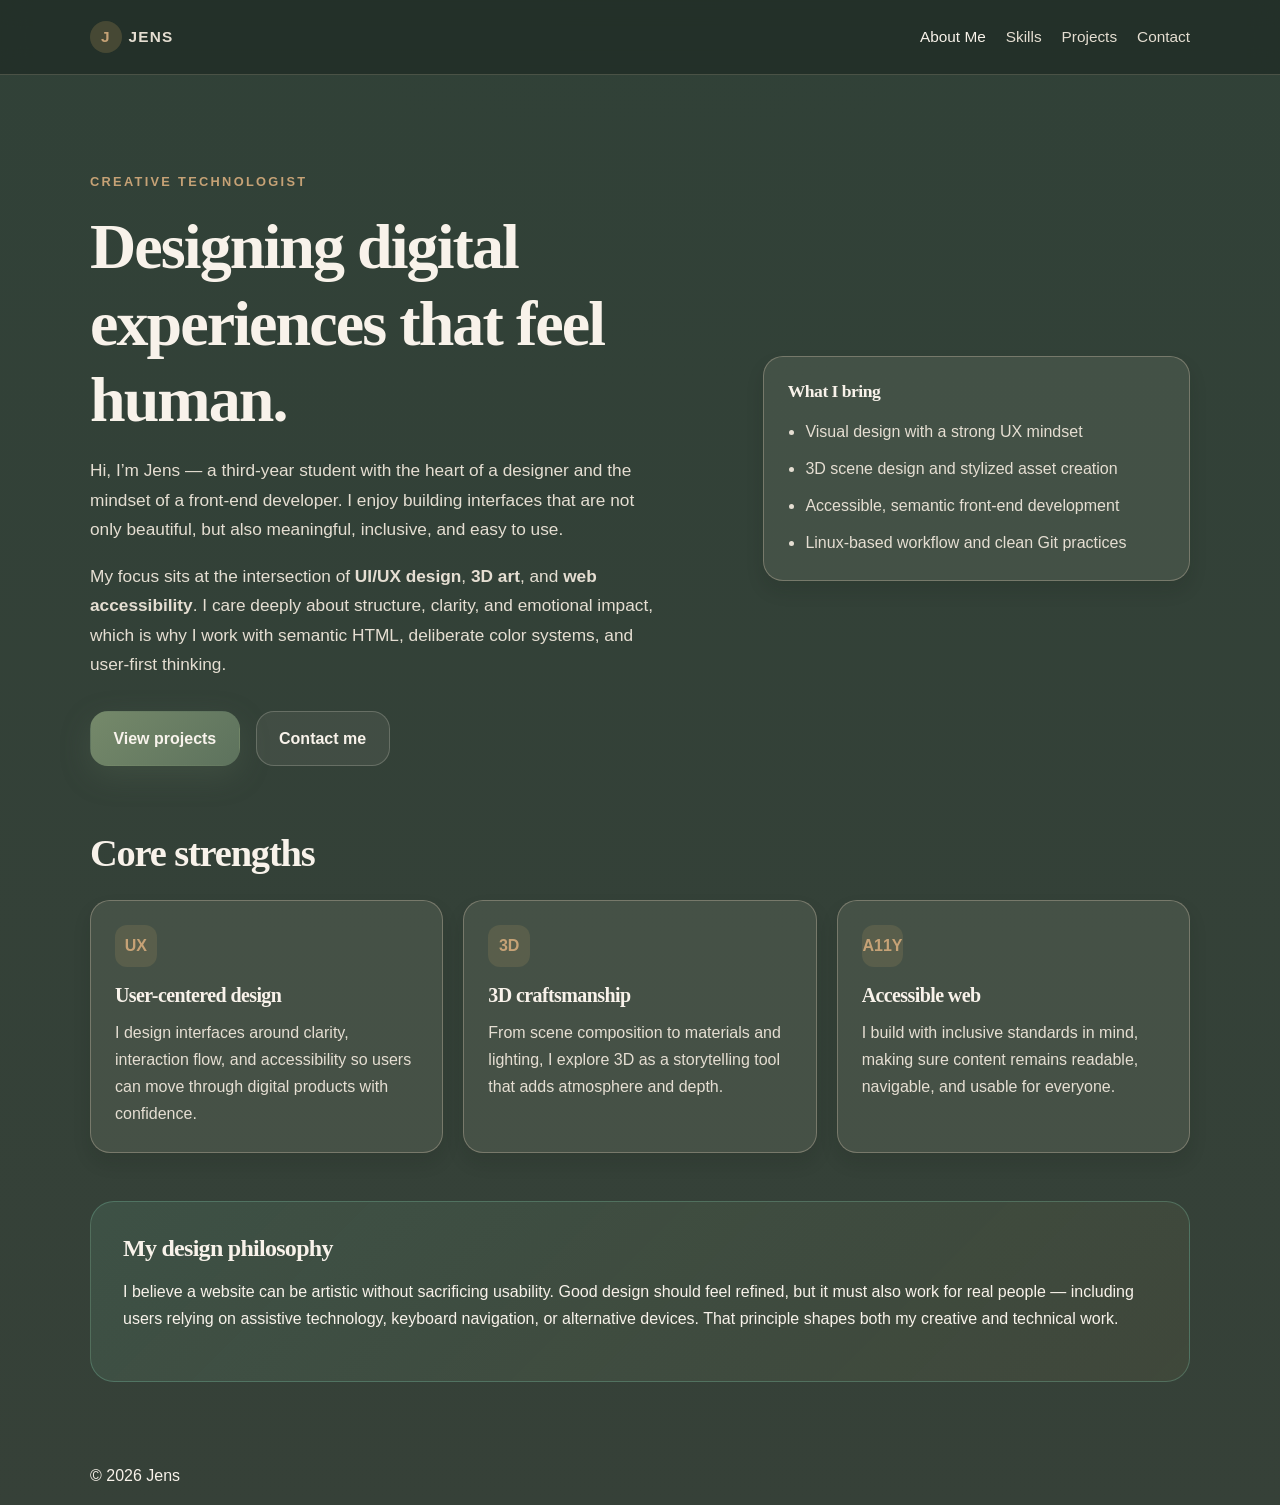
<file: index.html>
<!DOCTYPE html>
<html lang="en">
<head>
    <meta charset="UTF-8">
    <meta name="viewport" content="width=device-width, initial-scale=1.0">
    <meta name="description" content="Portfolio of Jens, a third-year digital design student focusing on UI/UX, 3D art, and accessible front-end development.">
    <title>My Portfolio | About Me</title>
    <link rel="stylesheet" href="assets/css/styles.css">
</head>
<body>
    <header class="site-header">
        <div class="container site-nav">
            <a href="index.html" class="brand"><span>J</span>Jens</a>
            <nav aria-label="Main navigation">
                <ul>
                    <li><a href="index.html" aria-current="page">About Me</a></li>
                    <li><a href="pages/skills.html">Skills</a></li>
                    <li><a href="pages/projects.html">Projects</a></li>
                    <li><a href="pages/contact.html">Contact</a></li>
                </ul>
            </nav>
        </div>
    </header>

    <main class="container">
        <section class="hero" aria-labelledby="about-title">
            <div class="hero-copy">
                <p class="eyebrow">Creative technologist</p>
                <h1 id="about-title">Designing digital experiences that feel human.</h1>
                <p>Hi, I’m Jens — a third-year student with the heart of a designer and the mindset of a front-end developer. I enjoy building interfaces that are not only beautiful, but also meaningful, inclusive, and easy to use.</p>
                <p>My focus sits at the intersection of <strong>UI/UX design</strong>, <strong>3D art</strong>, and <strong>web accessibility</strong>. I care deeply about structure, clarity, and emotional impact, which is why I work with semantic HTML, deliberate color systems, and user-first thinking.</p>
                <div class="cta-row">
                    <a class="button primary" href="pages/projects.html">View projects</a>
                    <a class="button secondary" href="pages/contact.html">Contact me</a>
                </div>
            </div>

            <aside class="hero-card" aria-label="Profile overview">
                <h2>What I bring</h2>
                <ul>
                    <li>Visual design with a strong UX mindset</li>
                    <li>3D scene design and stylized asset creation</li>
                    <li>Accessible, semantic front-end development</li>
                    <li>Linux-based workflow and clean Git practices</li>
                </ul>
            </aside>
        </section>

        <section class="section" aria-labelledby="strengths-title">
            <div class="section-heading">
                <h2 id="strengths-title">Core strengths</h2>
            </div>
            <div class="grid-3">
                <article class="card">
                    <div class="icon">UX</div>
                    <h3>User-centered design</h3>
                    <p>I design interfaces around clarity, interaction flow, and accessibility so users can move through digital products with confidence.</p>
                </article>

                <article class="card">
                    <div class="icon">3D</div>
                    <h3>3D craftsmanship</h3>
                    <p>From scene composition to materials and lighting, I explore 3D as a storytelling tool that adds atmosphere and depth.</p>
                </article>

                <article class="card">
                    <div class="icon">A11Y</div>
                    <h3>Accessible web</h3>
                    <p>I build with inclusive standards in mind, making sure content remains readable, navigable, and usable for everyone.</p>
                </article>
            </div>
        </section>

        <section class="highlight-band" aria-labelledby="philosophy-title">
            <h2 id="philosophy-title">My design philosophy</h2>
            <p>I believe a website can be artistic without sacrificing usability. Good design should feel refined, but it must also work for real people — including users relying on assistive technology, keyboard navigation, or alternative devices. That principle shapes both my creative and technical work.</p>
        </section>
    </main>

    <footer class="container">
        <p>&copy; 2026 Jens</p>
    </footer>
</body>
</html>
</file>
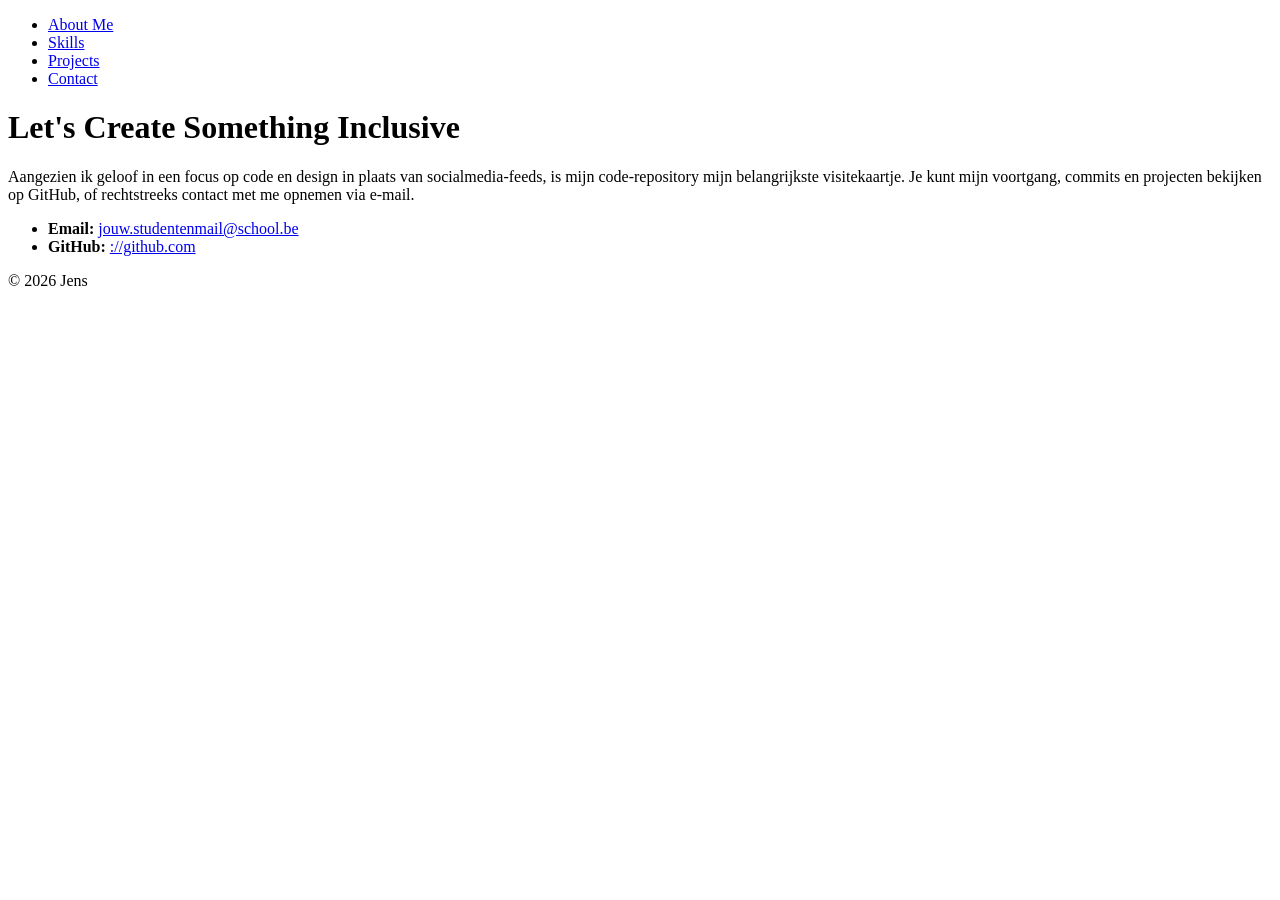
<file: conctact.html>
<!DOCTYPE html>
<html lang="en">
<head>
    <meta charset="UTF-8">
    <meta name="viewport" content="width=device-width, initial-scale=1.0">
    <title>My Portfolio | Contact</title>
</head>
<body>

    <nav>
        <ul>
            <li><a href="index.html">About Me</a></li>
            <li><a href="skills.html">Skills</a></li>
            <li><a href="projects.html">Projects</a></li>
            <li><a href="contact.html">Contact</a></li>
        </ul>
    </nav>

    <main>
        <h1>Let's Create Something Inclusive</h1>
        <p>Aangezien ik geloof in een focus op code en design in plaats van socialmedia-feeds, is mijn code-repository mijn belangrijkste visitekaartje. Je kunt mijn voortgang, commits en projecten bekijken op GitHub, of rechtstreeks contact met me opnemen via e-mail.</p>
        
        <ul>
            <li><strong>Email:</strong> <a href="mailto:jouw.studentenmail@school.be">jouw.studentenmail@school.be</a></li>
            <li><strong>GitHub:</strong> <a href="https://github.com" target="_blank">://github.com</a></li>
        </ul>
    </main>

    <footer>
        <p>&copy; 2026 Jens</p>
    </footer>

</body>
</html>
</file>
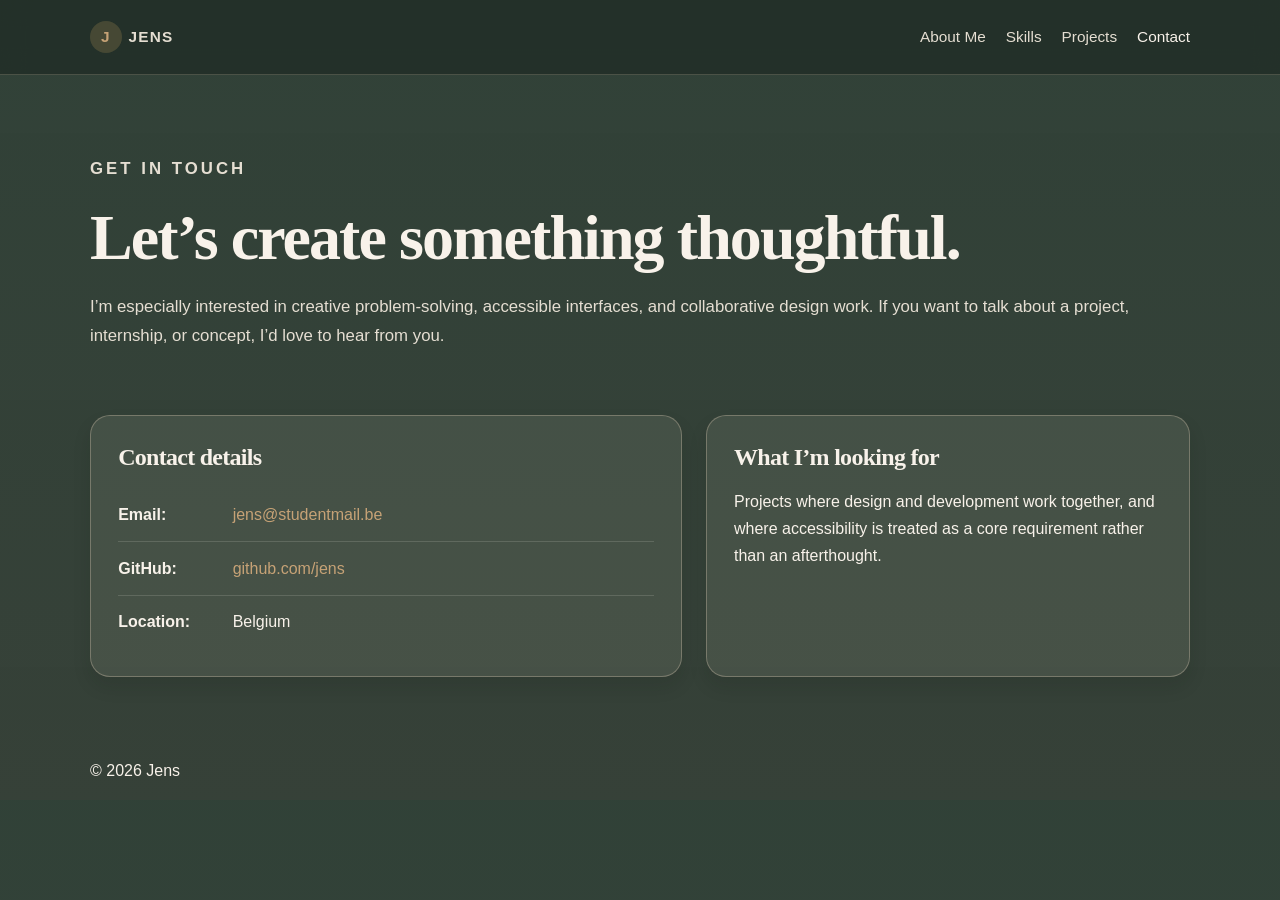
<file: contact.html>
<!DOCTYPE html>
<html lang="en">
<head>
    <meta charset="UTF-8">
    <meta name="viewport" content="width=device-width, initial-scale=1.0">
    <meta name="description" content="Contact page for Jens, including email and GitHub details.">
    <title>My Portfolio | Contact</title>
    <link rel="stylesheet" href="styles.css">
</head>
<body>
    <header class="site-header">
        <div class="container site-nav">
            <a href="index.html" class="brand"><span>J</span>Jens</a>
            <nav aria-label="Main navigation">
                <ul>
                    <li><a href="index.html">About Me</a></li>
                    <li><a href="skills.html">Skills</a></li>
                    <li><a href="projects.html">Projects</a></li>
                    <li><a href="contact.html" aria-current="page">Contact</a></li>
                </ul>
            </nav>
        </div>
    </header>

    <main class="container">
        <header class="page-header">
            <p class="eyebrow">Get in touch</p>
            <h1>Let’s create something thoughtful.</h1>
            <p>I’m especially interested in creative problem-solving, accessible interfaces, and collaborative design work. If you want to talk about a project, internship, or concept, I’d love to hear from you.</p>
        </header>

        <div class="contact-grid">
            <section class="contact-panel">
                <h2>Contact details</h2>
                <ul class="contact-list">
                    <li><strong>Email:</strong> <a href="mailto:jens@studentmail.be">jens@studentmail.be</a></li>
                    <li><strong>GitHub:</strong> <a href="https://github.com" target="_blank" rel="noreferrer">github.com/jens</a></li>
                    <li><strong>Location:</strong> Belgium</li>
                </ul>
            </section>

            <aside class="contact-panel">
                <h2>What I’m looking for</h2>
                <p>Projects where design and development work together, and where accessibility is treated as a core requirement rather than an afterthought.</p>
            </aside>
        </div>
    </main>

    <footer class="container">
        <p>&copy; 2026 Jens</p>
    </footer>
</body>
</html>
</file>
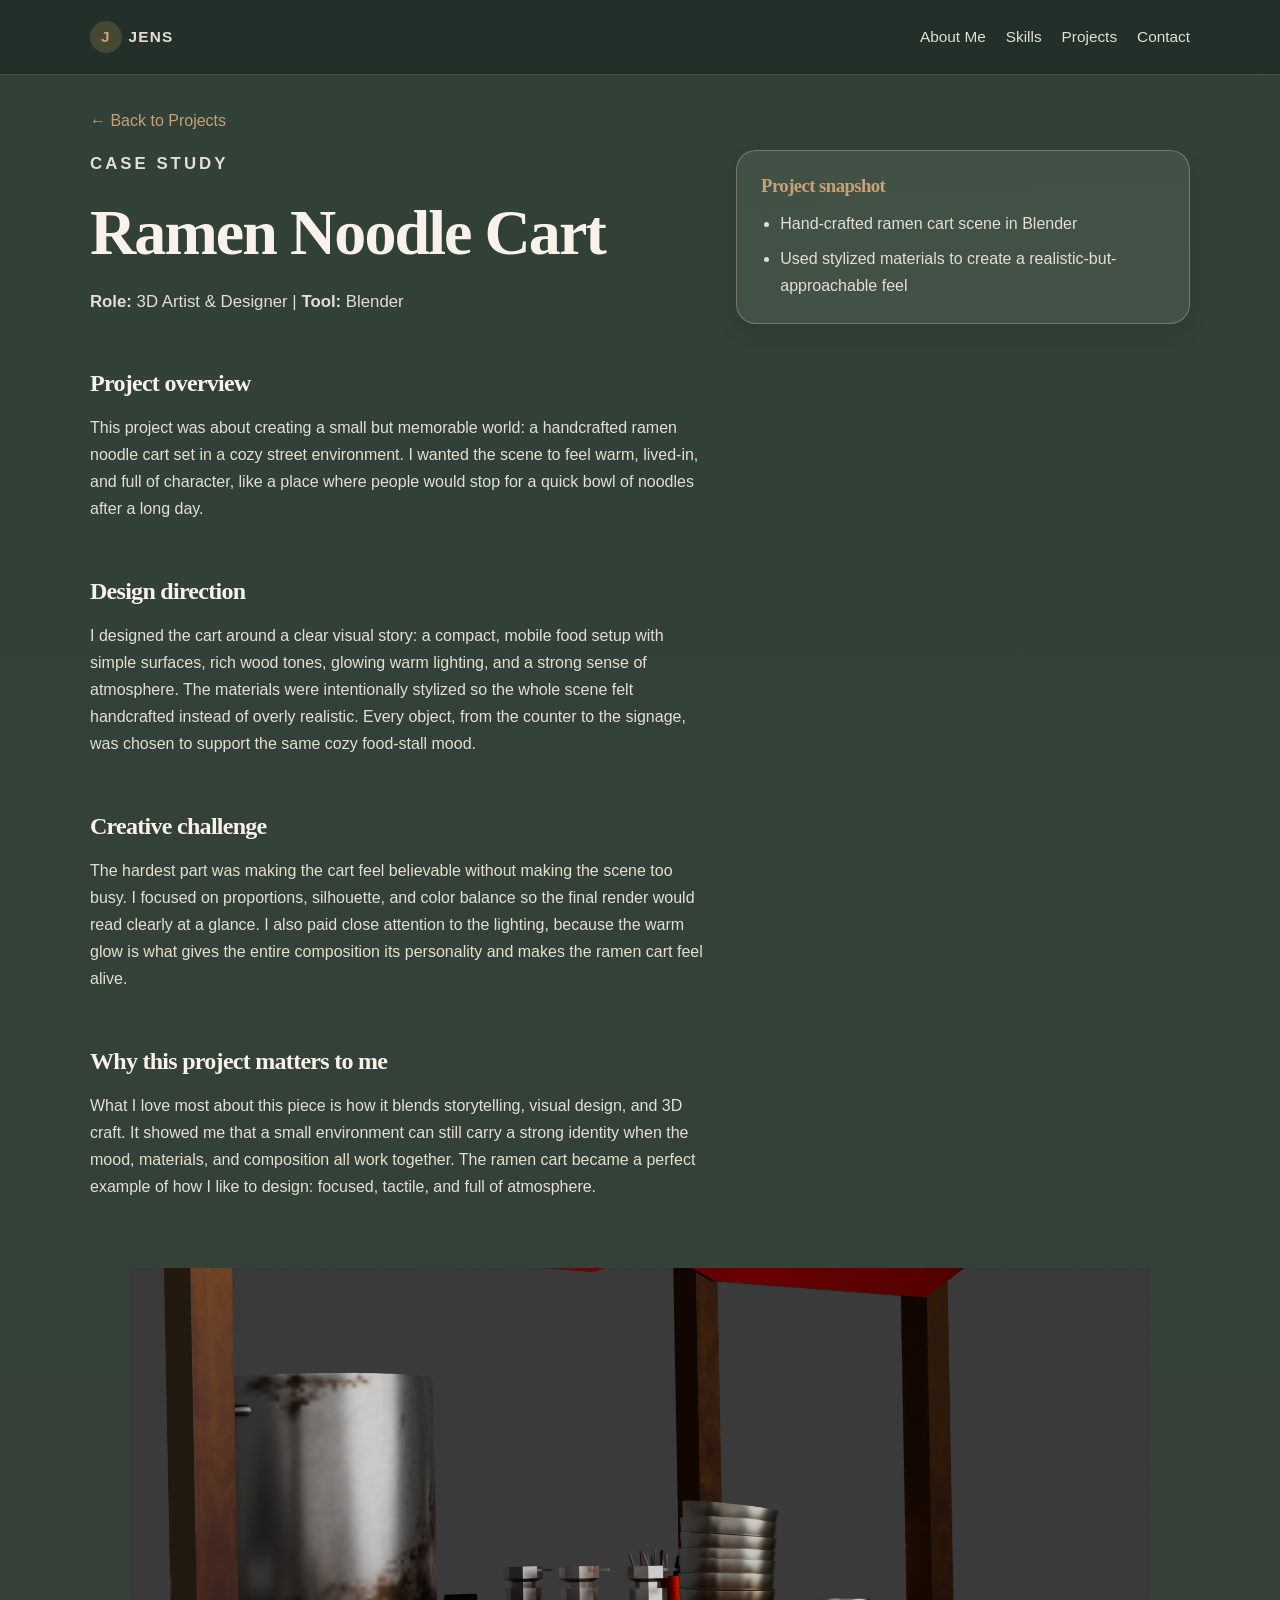
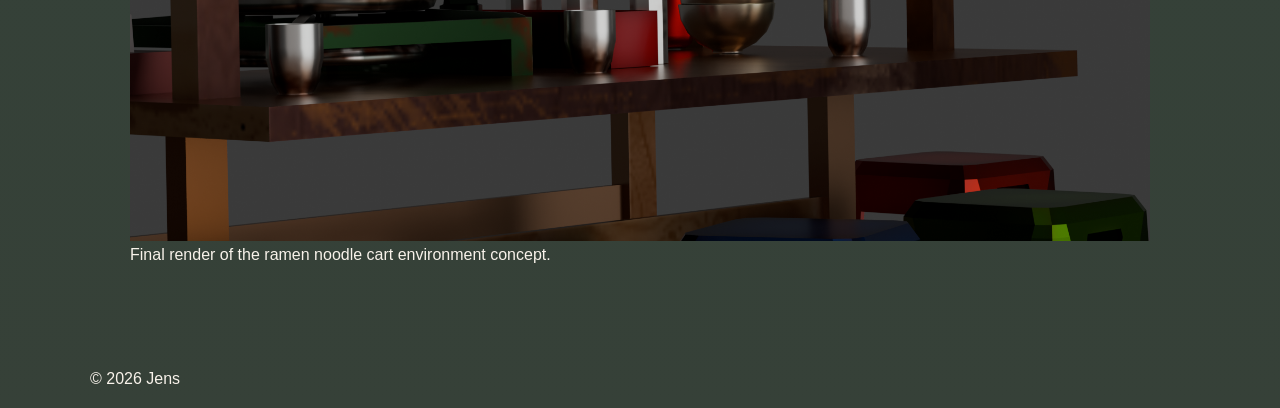
<file: project-blender.html>
<!DOCTYPE html>
<html lang="en">
<head>
    <meta charset="UTF-8">
    <meta name="viewport" content="width=device-width, initial-scale=1.0">
    <meta name="description" content="Case study for a Blender-based 3D environment design project.">
    <title>Project | 3D Environment Design</title>
    <link rel="stylesheet" href="styles.css">
</head>
<body>
    <header class="site-header">
        <div class="container site-nav">
            <a href="index.html" class="brand"><span>J</span>Jens</a>
            <nav aria-label="Main navigation">
                <ul>
                    <li><a href="index.html">About Me</a></li>
                    <li><a href="skills.html">Skills</a></li>
                    <li><a href="projects.html">Projects</a></li>
                    <li><a href="contact.html">Contact</a></li>
                </ul>
            </nav>
        </div>
    </header>

    <main class="container">
        <a class="back-link" href="projects.html">&larr; Back to Projects</a>

        <div class="case-study">
            <article>
                <header class="page-header" style="padding-top: 0;">
                    <p class="eyebrow">Case study</p>
                    <h1>Ramen Noodle Cart</h1>
                    <p><strong>Role:</strong> 3D Artist & Designer | <strong>Tool:</strong> Blender</p>
                </header>

                <div class="content-block">
                    <h2>Project overview</h2>
                    <p>This project was about creating a small but memorable world: a handcrafted ramen noodle cart set in a cozy street environment. I wanted the scene to feel warm, lived-in, and full of character, like a place where people would stop for a quick bowl of noodles after a long day.</p>
                </div>

                <div class="content-block">
                    <h2>Design direction</h2>
                    <p>I designed the cart around a clear visual story: a compact, mobile food setup with simple surfaces, rich wood tones, glowing warm lighting, and a strong sense of atmosphere. The materials were intentionally stylized so the whole scene felt handcrafted instead of overly realistic. Every object, from the counter to the signage, was chosen to support the same cozy food-stall mood.</p>
                </div>

                <div class="content-block">
                    <h2>Creative challenge</h2>
                    <p>The hardest part was making the cart feel believable without making the scene too busy. I focused on proportions, silhouette, and color balance so the final render would read clearly at a glance. I also paid close attention to the lighting, because the warm glow is what gives the entire composition its personality and makes the ramen cart feel alive.</p>
                </div>

                <div class="content-block">
                    <h2>Why this project matters to me</h2>
                    <p>What I love most about this piece is how it blends storytelling, visual design, and 3D craft. It showed me that a small environment can still carry a strong identity when the mood, materials, and composition all work together. The ramen cart became a perfect example of how I like to design: focused, tactile, and full of atmosphere.</p>
                </div>
            </article>

            <aside class="summary-card">
                <h3>Project snapshot</h3>
                <ul>
                    <li>Hand-crafted ramen cart scene in Blender</li>
                    <li>Used stylized materials to create a realistic-but-approachable feel</li>
                   
                </ul>
            </aside>
        </div>

        <figure style="margin-top: 2rem;">
            <img src="imgs/projectBlender-render.png" alt="Rendered 3D ramen noodle cart scene in Blender">
            <figcaption>Final render of the ramen noodle cart environment concept.</figcaption>
        </figure>
    </main>

    <footer class="container">
        <p>&copy; 2026 Jens</p>
    </footer>
</body>
</html>
</file>
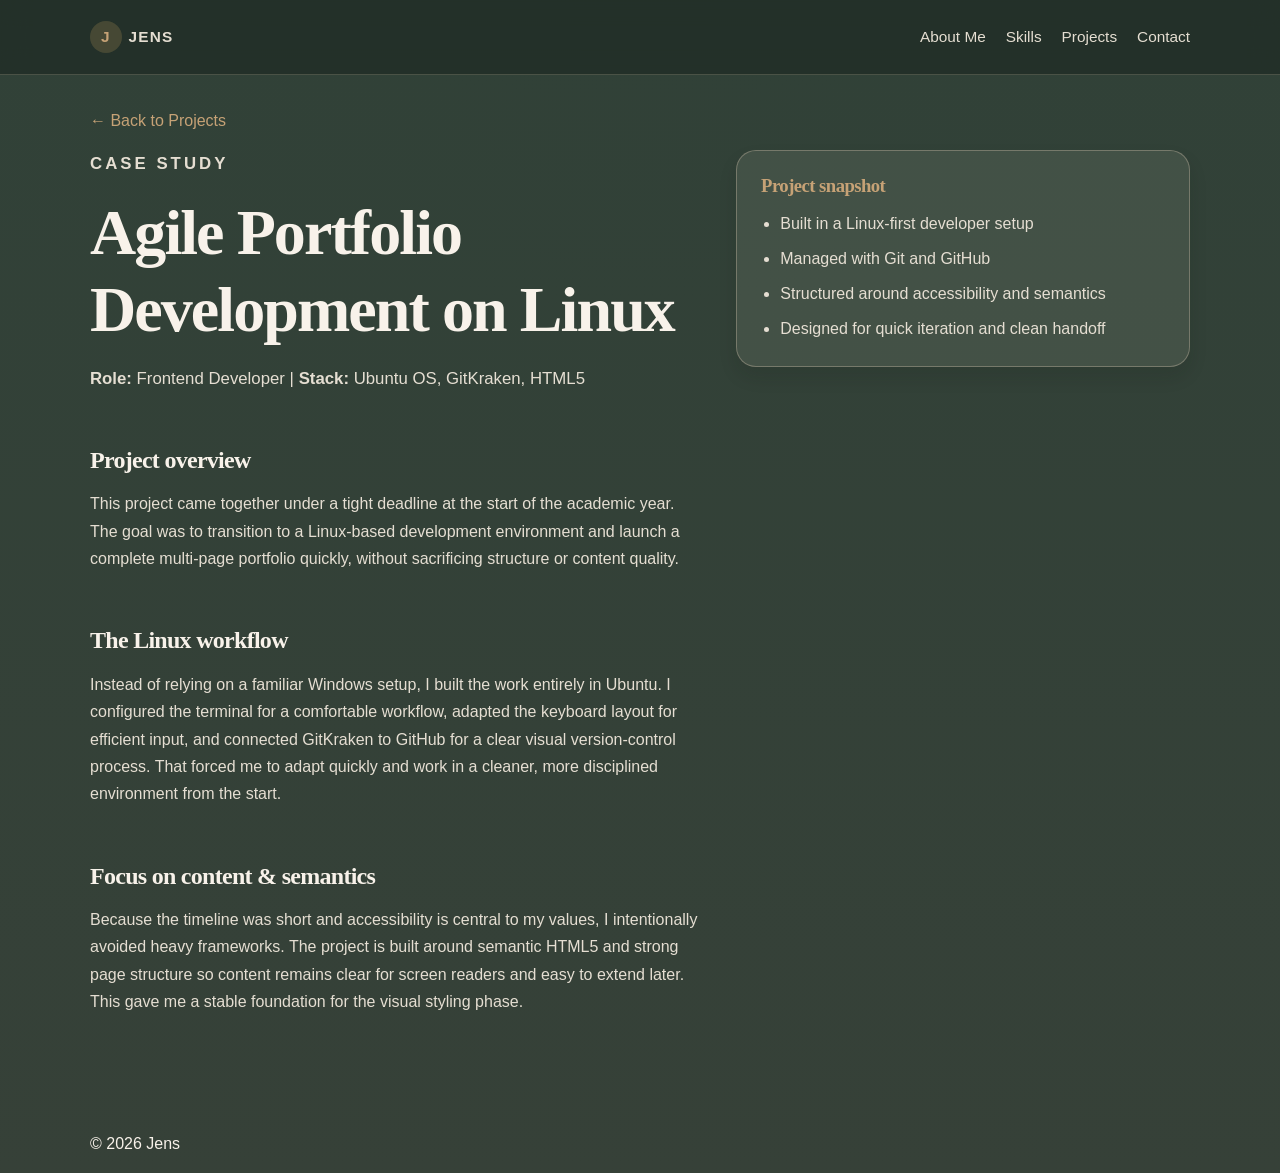
<file: project-portfolio.html>
<!DOCTYPE html>
<html lang="en">
<head>
    <meta charset="UTF-8">
    <meta name="viewport" content="width=device-width, initial-scale=1.0">
    <meta name="description" content="Case study for a Linux-based portfolio project built with semantic HTML and strong workflow discipline.">
    <title>Project | Agile Portfolio Development</title>
    <link rel="stylesheet" href="styles.css">
</head>
<body>
    <header class="site-header">
        <div class="container site-nav">
            <a href="index.html" class="brand"><span>J</span>Jens</a>
            <nav aria-label="Main navigation">
                <ul>
                    <li><a href="index.html">About Me</a></li>
                    <li><a href="skills.html">Skills</a></li>
                    <li><a href="projects.html">Projects</a></li>
                    <li><a href="contact.html">Contact</a></li>
                </ul>
            </nav>
        </div>
    </header>

    <main class="container">
        <a class="back-link" href="projects.html">&larr; Back to Projects</a>

        <div class="case-study">
            <article>
                <header class="page-header" style="padding-top: 0;">
                    <p class="eyebrow">Case study</p>
                    <h1>Agile Portfolio Development on Linux</h1>
                    <p><strong>Role:</strong> Frontend Developer | <strong>Stack:</strong> Ubuntu OS, GitKraken, HTML5</p>
                </header>

                <div class="content-block">
                    <h2>Project overview</h2>
                    <p>This project came together under a tight deadline at the start of the academic year. The goal was to transition to a Linux-based development environment and launch a complete multi-page portfolio quickly, without sacrificing structure or content quality.</p>
                </div>

                <div class="content-block">
                    <h2>The Linux workflow</h2>
                    <p>Instead of relying on a familiar Windows setup, I built the work entirely in Ubuntu. I configured the terminal for a comfortable workflow, adapted the keyboard layout for efficient input, and connected GitKraken to GitHub for a clear visual version-control process. That forced me to adapt quickly and work in a cleaner, more disciplined environment from the start.</p>
                </div>

                <div class="content-block">
                    <h2>Focus on content & semantics</h2>
                    <p>Because the timeline was short and accessibility is central to my values, I intentionally avoided heavy frameworks. The project is built around semantic HTML5 and strong page structure so content remains clear for screen readers and easy to extend later. This gave me a stable foundation for the visual styling phase.</p>
                </div>
            </article>

            <aside class="summary-card">
                <h3>Project snapshot</h3>
                <ul>
                    <li>Built in a Linux-first developer setup</li>
                    <li>Managed with Git and GitHub</li>
                    <li>Structured around accessibility and semantics</li>
                    <li>Designed for quick iteration and clean handoff</li>
                </ul>
            </aside>
        </div>
    </main>

    <footer class="container">
        <p>&copy; 2026 Jens</p>
    </footer>
</body>
</html>
</file>
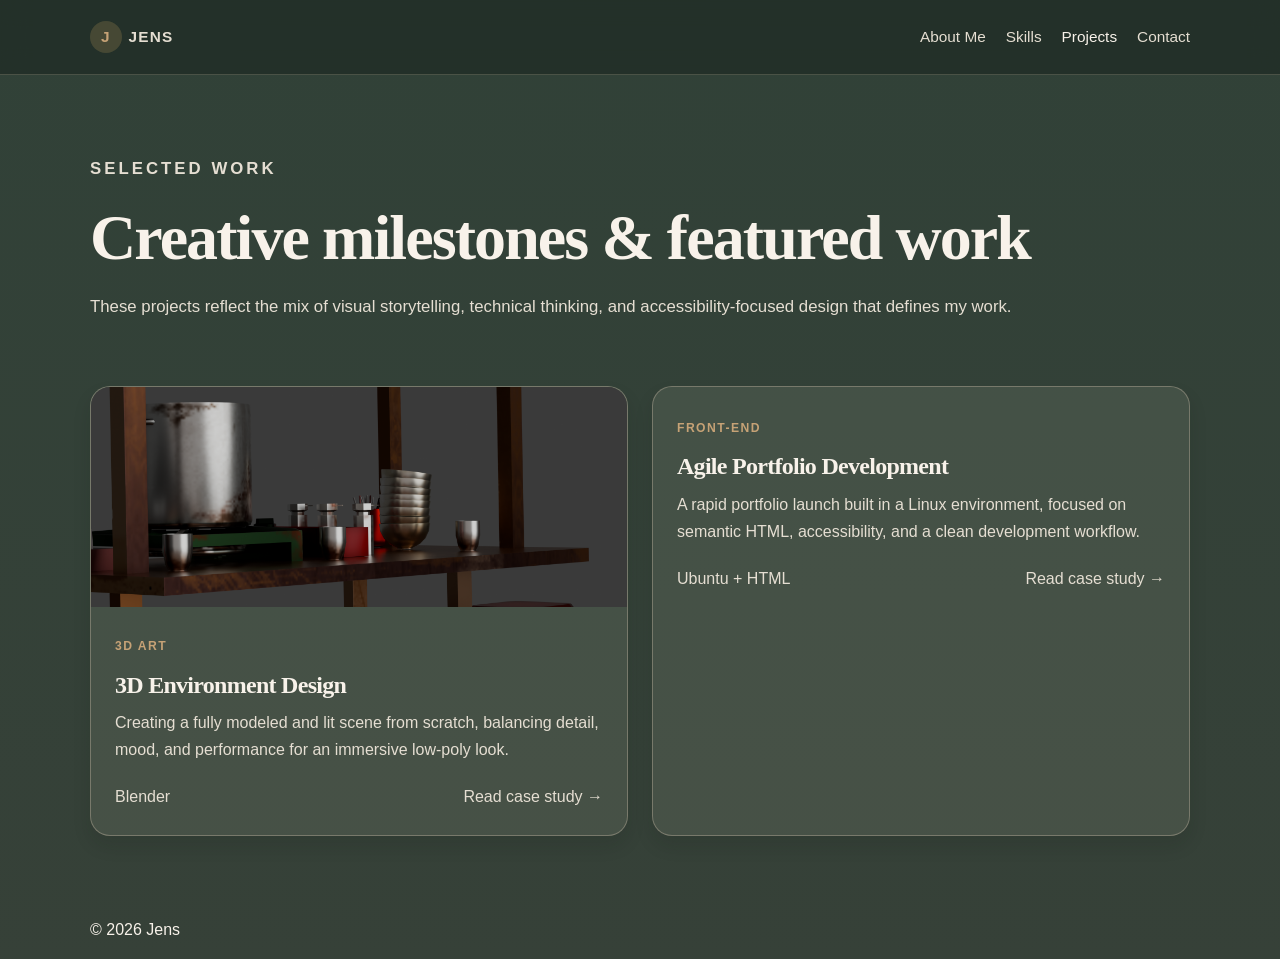
<file: projects.html>
<!DOCTYPE html>
<html lang="en">
<head>
    <meta charset="UTF-8">
    <meta name="viewport" content="width=device-width, initial-scale=1.0">
    <meta name="description" content="Featured portfolio projects by Jens, including Blender 3D work and a Linux-based portfolio build.">
    <title>My Portfolio | Projects</title>
    <link rel="stylesheet" href="styles.css">
</head>
<body>
    <header class="site-header">
        <div class="container site-nav">
            <a href="index.html" class="brand"><span>J</span>Jens</a>
            <nav aria-label="Main navigation">
                <ul>
                    <li><a href="index.html">About Me</a></li>
                    <li><a href="skills.html">Skills</a></li>
                    <li><a href="projects.html" aria-current="page">Projects</a></li>
                    <li><a href="contact.html">Contact</a></li>
                </ul>
            </nav>
        </div>
    </header>

    <main class="container">
        <header class="page-header">
            <p class="eyebrow">Selected work</p>
            <h1>Creative milestones & featured work</h1>
            <p>These projects reflect the mix of visual storytelling, technical thinking, and accessibility-focused design that defines my work.</p>
        </header>

        <div class="project-grid">
            <article class="project-card">
                <img src="imgs/projectBlender-render.png" alt="3D Blender render of a stylized noodle stand scene">
                <div class="content">
                    <span class="project-tag">3D art</span>
                    <h3>3D Environment Design</h3>
                    <p>Creating a fully modeled and lit scene from scratch, balancing detail, mood, and performance for an immersive low-poly look.</p>
                    <div class="meta">
                        <span>Blender</span>
                        <a href="project-blender.html">Read case study →</a>
                    </div>
                </div>
            </article>

            <article class="project-card">
                <div class="content" style="padding-top: 1.6rem;">
                    <span class="project-tag">Front-end</span>
                    <h3>Agile Portfolio Development</h3>
                    <p>A rapid portfolio launch built in a Linux environment, focused on semantic HTML, accessibility, and a clean development workflow.</p>
                    <div class="meta">
                        <span>Ubuntu + HTML</span>
                        <a href="project-portfolio.html">Read case study →</a>
                    </div>
                </div>
            </article>
        </div>
    </main>

    <footer class="container">
        <p>&copy; 2026 Jens</p>
    </footer>
</body>
</html>
</file>
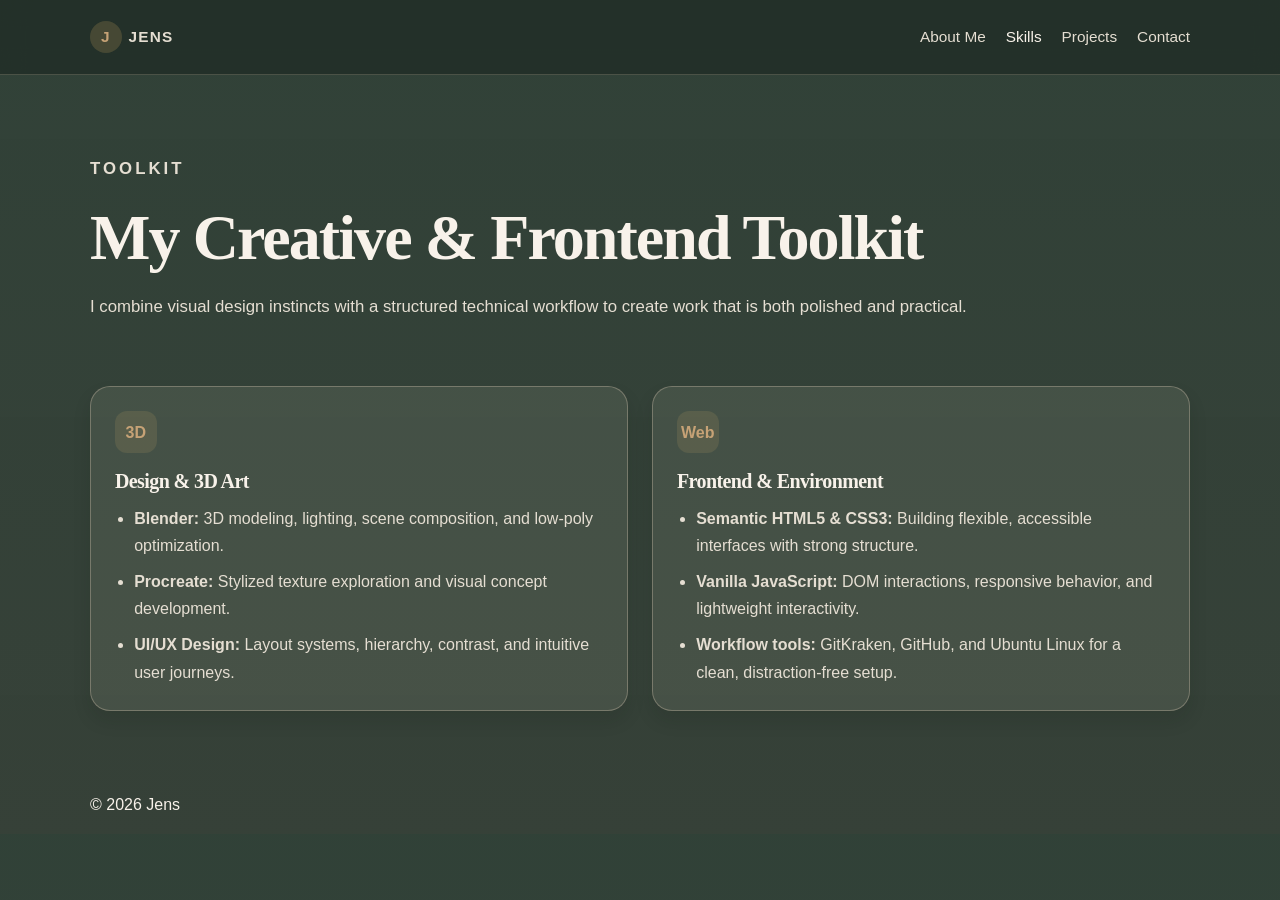
<file: skills.html>
<!DOCTYPE html>
<html lang="en">
<head>
    <meta charset="UTF-8">
    <meta name="viewport" content="width=device-width, initial-scale=1.0">
    <meta name="description" content="Skills overview for Jens, including design, 3D art, frontend development, and accessibility work.">
    <title>My Portfolio | Technical Skills</title>
    <link rel="stylesheet" href="styles.css">
</head>
<body>
    <header class="site-header">
        <div class="container site-nav">
            <a href="index.html" class="brand"><span>J</span>Jens</a>
            <nav aria-label="Main navigation">
                <ul>
                    <li><a href="index.html">About Me</a></li>
                    <li><a href="skills.html" aria-current="page">Skills</a></li>
                    <li><a href="projects.html">Projects</a></li>
                    <li><a href="contact.html">Contact</a></li>
                </ul>
            </nav>
        </div>
    </header>

    <main class="container">
        <header class="page-header">
            <p class="eyebrow">Toolkit</p>
            <h1>My Creative & Frontend Toolkit</h1>
            <p>I combine visual design instincts with a structured technical workflow to create work that is both polished and practical.</p>
        </header>

        <div class="skill-list">
            <article class="card">
                <div class="icon">3D</div>
                <h3>Design & 3D Art</h3>
                <ul>
                    <li><strong>Blender:</strong> 3D modeling, lighting, scene composition, and low-poly optimization.</li>
                    <li><strong>Procreate:</strong> Stylized texture exploration and visual concept development.</li>
                    <li><strong>UI/UX Design:</strong> Layout systems, hierarchy, contrast, and intuitive user journeys.</li>
                </ul>
            </article>

            <article class="card">
                <div class="icon">Web</div>
                <h3>Frontend & Environment</h3>
                <ul>
                    <li><strong>Semantic HTML5 & CSS3:</strong> Building flexible, accessible interfaces with strong structure.</li>
                    <li><strong>Vanilla JavaScript:</strong> DOM interactions, responsive behavior, and lightweight interactivity.</li>
                    <li><strong>Workflow tools:</strong> GitKraken, GitHub, and Ubuntu Linux for a clean, distraction-free setup.</li>
                </ul>
            </article>
        </div>
    </main>

    <footer class="container">
        <p>&copy; 2026 Jens</p>
    </footer>
</body>
</html>
</file>
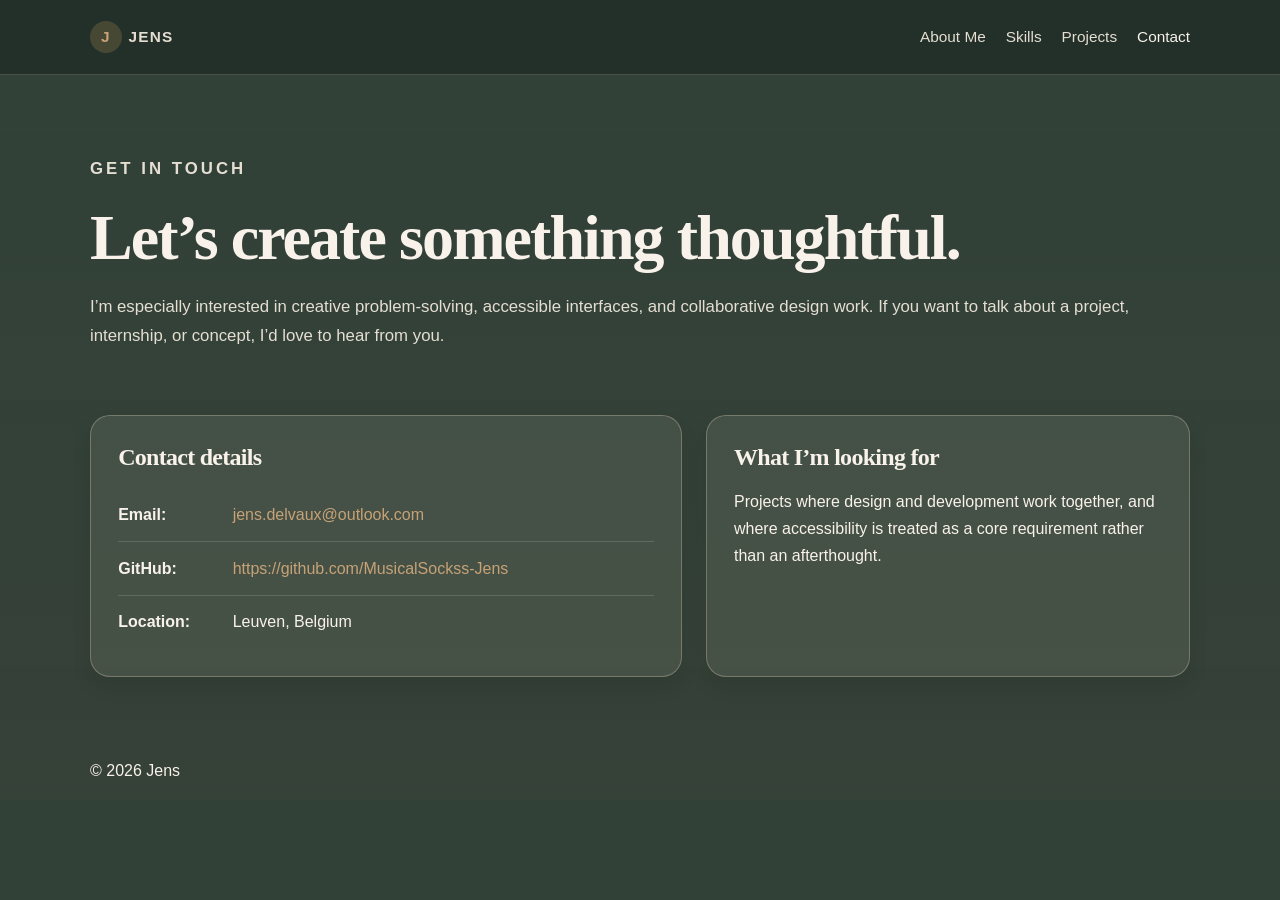
<file: pages/contact.html>
<!DOCTYPE html>
<html lang="en">
<head>
    <meta charset="UTF-8">
    <meta name="viewport" content="width=device-width, initial-scale=1.0">
    <meta name="description" content="Contact page for Jens, including email and GitHub details.">
    <title>My Portfolio | Contact</title>
    <link rel="stylesheet" href="../assets/css/styles.css">
</head>
<body>
    <header class="site-header">
        <div class="container site-nav">
            <a href="../index.html" class="brand"><span>J</span>Jens</a>
            <nav aria-label="Main navigation">
                <ul>
                    <li><a href="../index.html">About Me</a></li>
                    <li><a href="skills.html">Skills</a></li>
                    <li><a href="projects.html">Projects</a></li>
                    <li><a href="contact.html" aria-current="page">Contact</a></li>
                </ul>
            </nav>
        </div>
    </header>

    <main class="container">
        <header class="page-header">
            <p class="eyebrow">Get in touch</p>
            <h1>Let’s create something thoughtful.</h1>
            <p>I’m especially interested in creative problem-solving, accessible interfaces, and collaborative design work. If you want to talk about a project, internship, or concept, I’d love to hear from you.</p>
        </header>

        <div class="contact-grid">
            <section class="contact-panel">
                <h2>Contact details</h2>
                <ul class="contact-list">
                    <li><strong>Email:</strong> <a href="mailto:jens.delvaux@outlook.com">jens.delvaux@outlook.com</a></li>
                    <li><strong>GitHub:</strong> <a href="https://github.com/MusicalSockss-Jens" target="_blank" rel="noreferrer">https://github.com/MusicalSockss-Jens</a></li>
                    <li><strong>Location:</strong> Leuven, Belgium</li>
                </ul>
            </section>

            <aside class="contact-panel">
                <h2>What I’m looking for</h2>
                <p>Projects where design and development work together, and where accessibility is treated as a core requirement rather than an afterthought.</p>
            </aside>
        </div>
    </main>

    <footer class="container">
        <p>&copy; 2026 Jens</p>
    </footer>
</body>
</html>
</file>
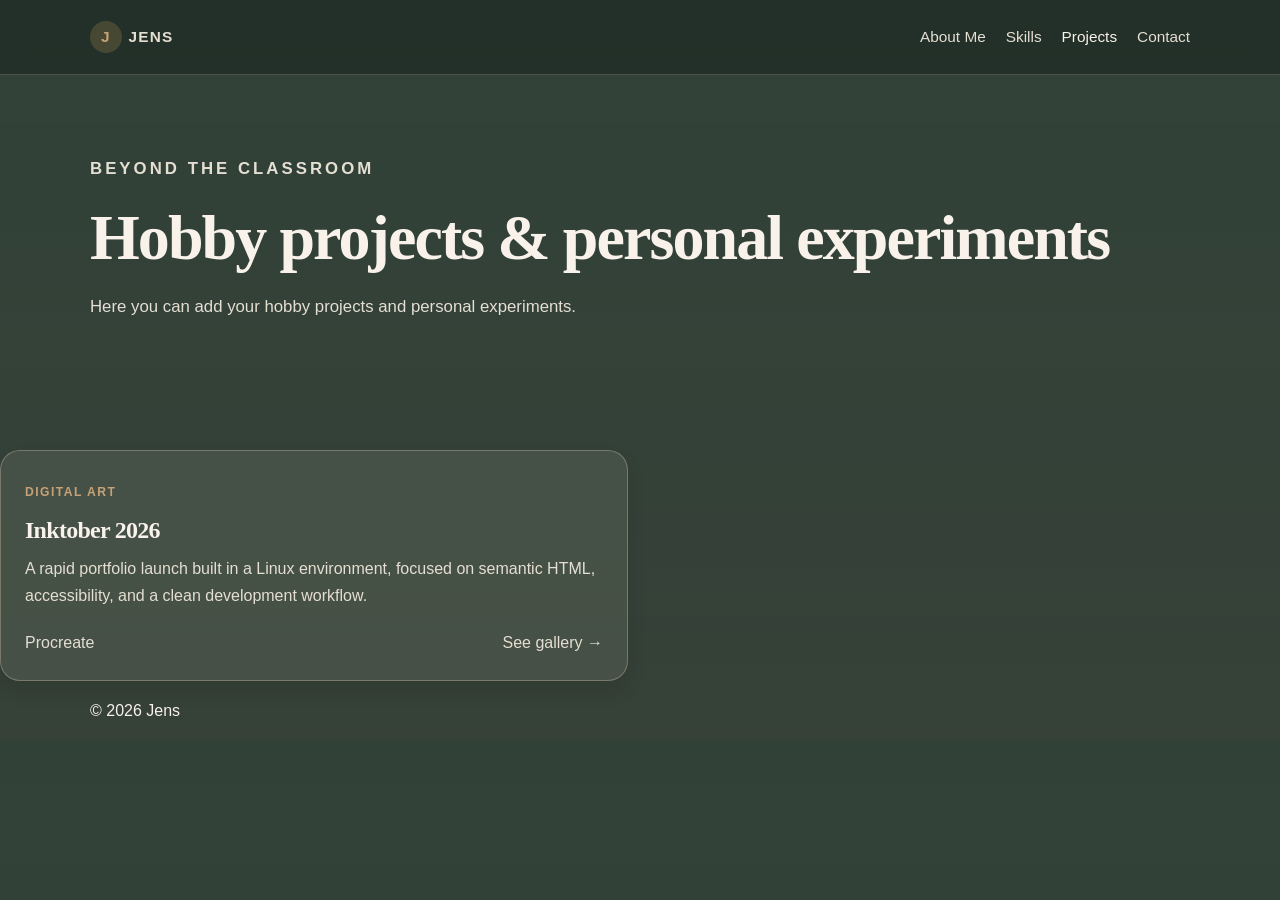
<file: pages/hobby-projects.html>
<!DOCTYPE html>
<html lang="en">
<head>
    <meta charset="UTF-8">
    <meta name="viewport" content="width=device-width, initial-scale=1.0">
    <meta name="description" content="Hobby projects and personal experiments by Jens.">
    <title>My Portfolio | Hobby Projects</title>
    <link rel="stylesheet" href="../assets/css/styles.css">
</head>
<body>
    <header class="site-header">
        <div class="container site-nav">
            <a href="../index.html" class="brand"><span>J</span>Jens</a>
            <nav aria-label="Main navigation">
                <ul>
                    <li><a href="../index.html">About Me</a></li>
                    <li><a href="skills.html">Skills</a></li>
                    <li><a href="projects.html" aria-current="page">Projects</a></li>
                    <li><a href="contact.html">Contact</a></li>
                </ul>
            </nav>
        </div>
    </header>

    <main class="container">
        <header class="page-header">
            <p class="eyebrow">Beyond the classroom</p>
            <h1>Hobby projects & personal experiments</h1>
            <p>Here you can add your hobby projects and personal experiments.</p>
        </header>
    </main>
    <div class="project-grid">

        <article class="project-card"> 
             <div class="content" style="padding-top: 1.6rem;">
                    <span class="project-tag">Digital Art</span>
                    <h3>Inktober 2026</h3>
                    <p>A rapid portfolio launch built in a Linux environment, focused on semantic HTML, accessibility, and a clean development workflow.</p>
                    <div class="meta">
                        <span>Procreate</span>
                        <a href="projects/project-inktober.html">See gallery →</a>
                    </div>
                </div>
        </article>
    </div>

    <footer class="container">
        <p>&copy; 2026 Jens</p>
    </footer>
</body>
</html>
</file>
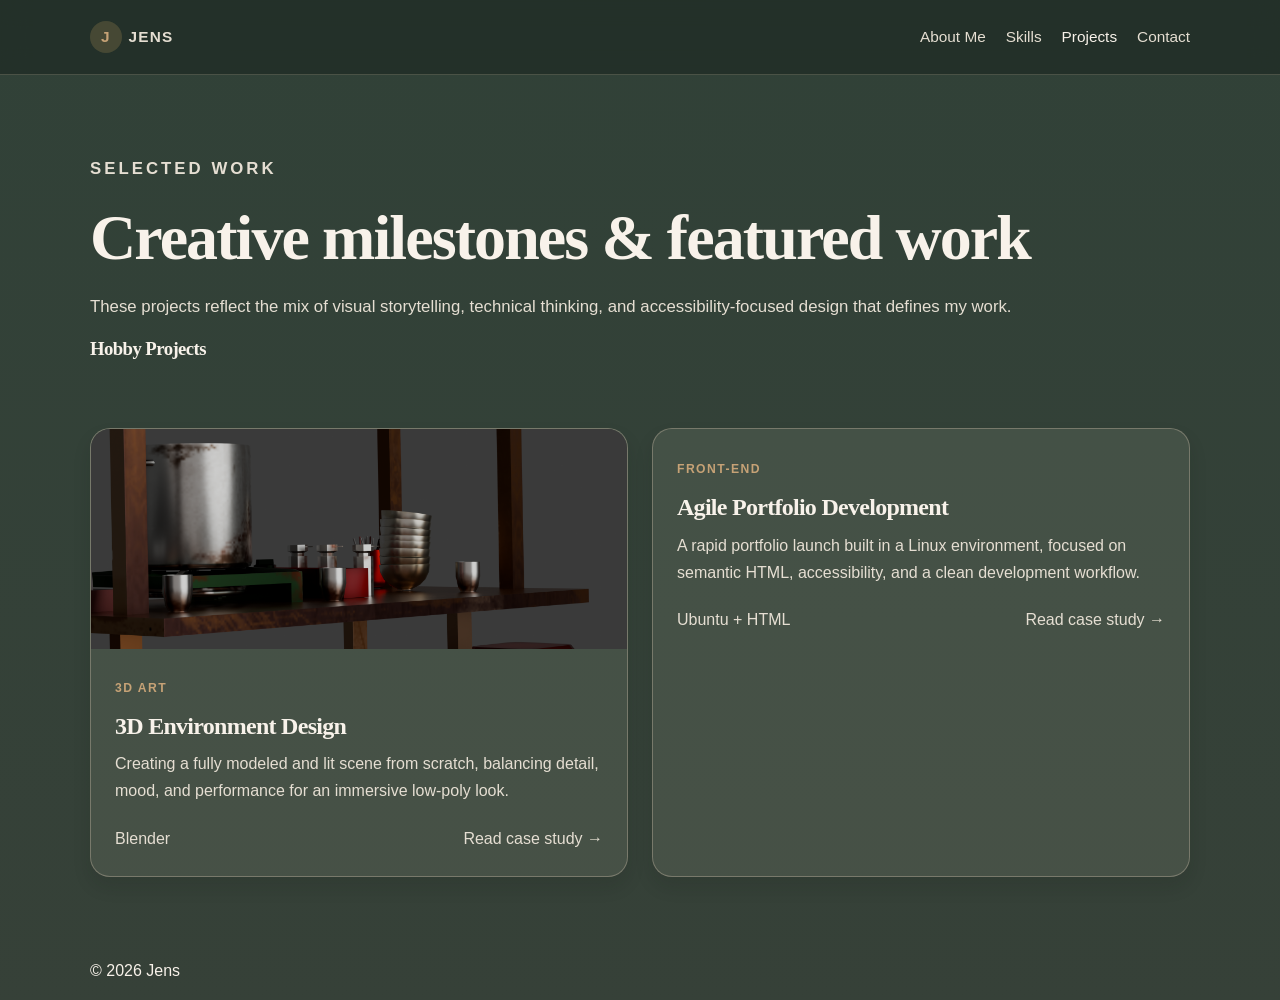
<file: pages/projects.html>
<!DOCTYPE html>
<html lang="en">
<head>
    <meta charset="UTF-8">
    <meta name="viewport" content="width=device-width, initial-scale=1.0">
    <meta name="description" content="Featured portfolio projects by Jens, including Blender 3D work and a Linux-based portfolio build.">
    <title>My Portfolio | Projects</title>
    <link rel="stylesheet" href="../assets/css/styles.css">
</head>
<body>
    <header class="site-header">
        <div class="container site-nav">
            <a href="../index.html" class="brand"><span>J</span>Jens</a>
            <nav aria-label="Main navigation">
                <ul>
                    <li><a href="../index.html">About Me</a></li>
                    <li><a href="skills.html">Skills</a></li>
                    <li><a href="projects.html" aria-current="page">Projects</a></li>
                    <li><a href="contact.html">Contact</a></li>
                </ul>
            </nav>
        </div>
    </header>

    <main class="container">
        <header class="page-header">
            <p class="eyebrow">Selected work</p>
            <h1>Creative milestones & featured work</h1>
            <p>These projects reflect the mix of visual storytelling, technical thinking, and accessibility-focused design that defines my work.</p>

            <h3><a href="hobby-projects.html">Hobby Projects</a></h3>
        </header>

        <div class="project-grid">
            <article class="project-card">
                <img src="../assets/images/projectBlender-render.png" alt="3D Blender render of a stylized noodle stand scene">
                <div class="content">
                    <span class="project-tag">3D art</span>
                    <h3>3D Environment Design</h3>
                    <p>Creating a fully modeled and lit scene from scratch, balancing detail, mood, and performance for an immersive low-poly look.</p>
                    <div class="meta">
                        <span>Blender</span>
                        <a href="projects/project-blender.html">Read case study →</a>
                    </div>
                </div>
            </article>

            <article class="project-card">
                <div class="content" style="padding-top: 1.6rem;">
                    <span class="project-tag">Front-end</span>
                    <h3>Agile Portfolio Development</h3>
                    <p>A rapid portfolio launch built in a Linux environment, focused on semantic HTML, accessibility, and a clean development workflow.</p>
                    <div class="meta">
                        <span>Ubuntu + HTML</span>
                        <a href="projects/project-portfolio.html">Read case study →</a>
                    </div>
                </div>
            </article>
        </div>
    </main>

    <footer class="container">
        <p>&copy; 2026 Jens</p>
    </footer>
</body>
</html>
</file>
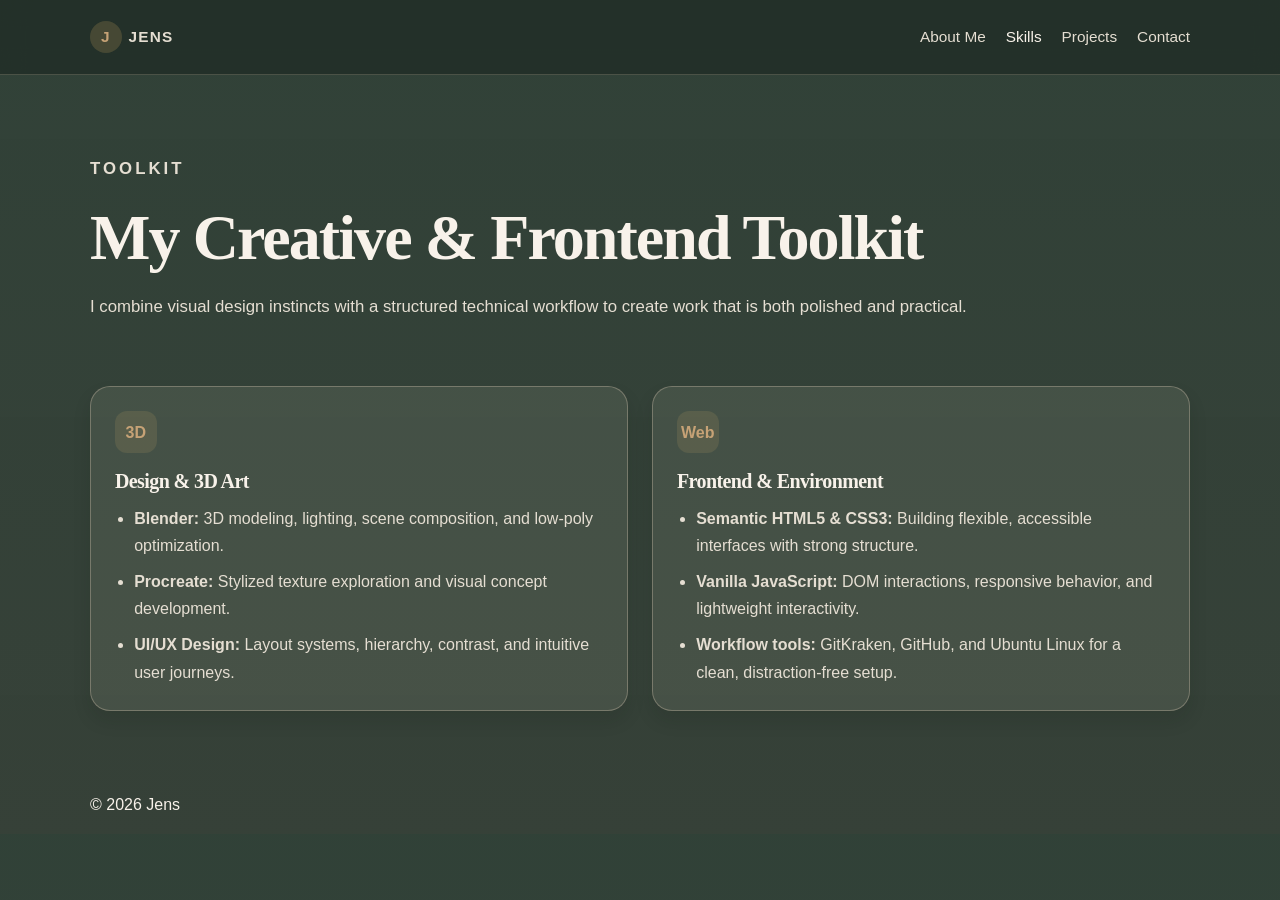
<file: pages/skills.html>
<!DOCTYPE html>
<html lang="en">
<head>
    <meta charset="UTF-8">
    <meta name="viewport" content="width=device-width, initial-scale=1.0">
    <meta name="description" content="Skills overview for Jens, including design, 3D art, frontend development, and accessibility work.">
    <title>My Portfolio | Technical Skills</title>
    <link rel="stylesheet" href="../assets/css/styles.css">
</head>
<body>
    <header class="site-header">
        <div class="container site-nav">
            <a href="../index.html" class="brand"><span>J</span>Jens</a>
            <nav aria-label="Main navigation">
                <ul>
                    <li><a href="../index.html">About Me</a></li>
                    <li><a href="skills.html" aria-current="page">Skills</a></li>
                    <li><a href="projects.html">Projects</a></li>
                    <li><a href="contact.html">Contact</a></li>
                </ul>
            </nav>
        </div>
    </header>

    <main class="container">
        <header class="page-header">
            <p class="eyebrow">Toolkit</p>
            <h1>My Creative & Frontend Toolkit</h1>
            <p>I combine visual design instincts with a structured technical workflow to create work that is both polished and practical.</p>
        </header>

        <div class="skill-list">
            <article class="card">
                <div class="icon">3D</div>
                <h3>Design & 3D Art</h3>
                <ul>
                    <li><strong>Blender:</strong> 3D modeling, lighting, scene composition, and low-poly optimization.</li>
                    <li><strong>Procreate:</strong> Stylized texture exploration and visual concept development.</li>
                    <li><strong>UI/UX Design:</strong> Layout systems, hierarchy, contrast, and intuitive user journeys.</li>
                </ul>
            </article>

            <article class="card">
                <div class="icon">Web</div>
                <h3>Frontend & Environment</h3>
                <ul>
                    <li><strong>Semantic HTML5 & CSS3:</strong> Building flexible, accessible interfaces with strong structure.</li>
                    <li><strong>Vanilla JavaScript:</strong> DOM interactions, responsive behavior, and lightweight interactivity.</li>
                    <li><strong>Workflow tools:</strong> GitKraken, GitHub, and Ubuntu Linux for a clean, distraction-free setup.</li>
                </ul>
            </article>
        </div>
    </main>

    <footer class="container">
        <p>&copy; 2026 Jens</p>
    </footer>
</body>
</html>
</file>
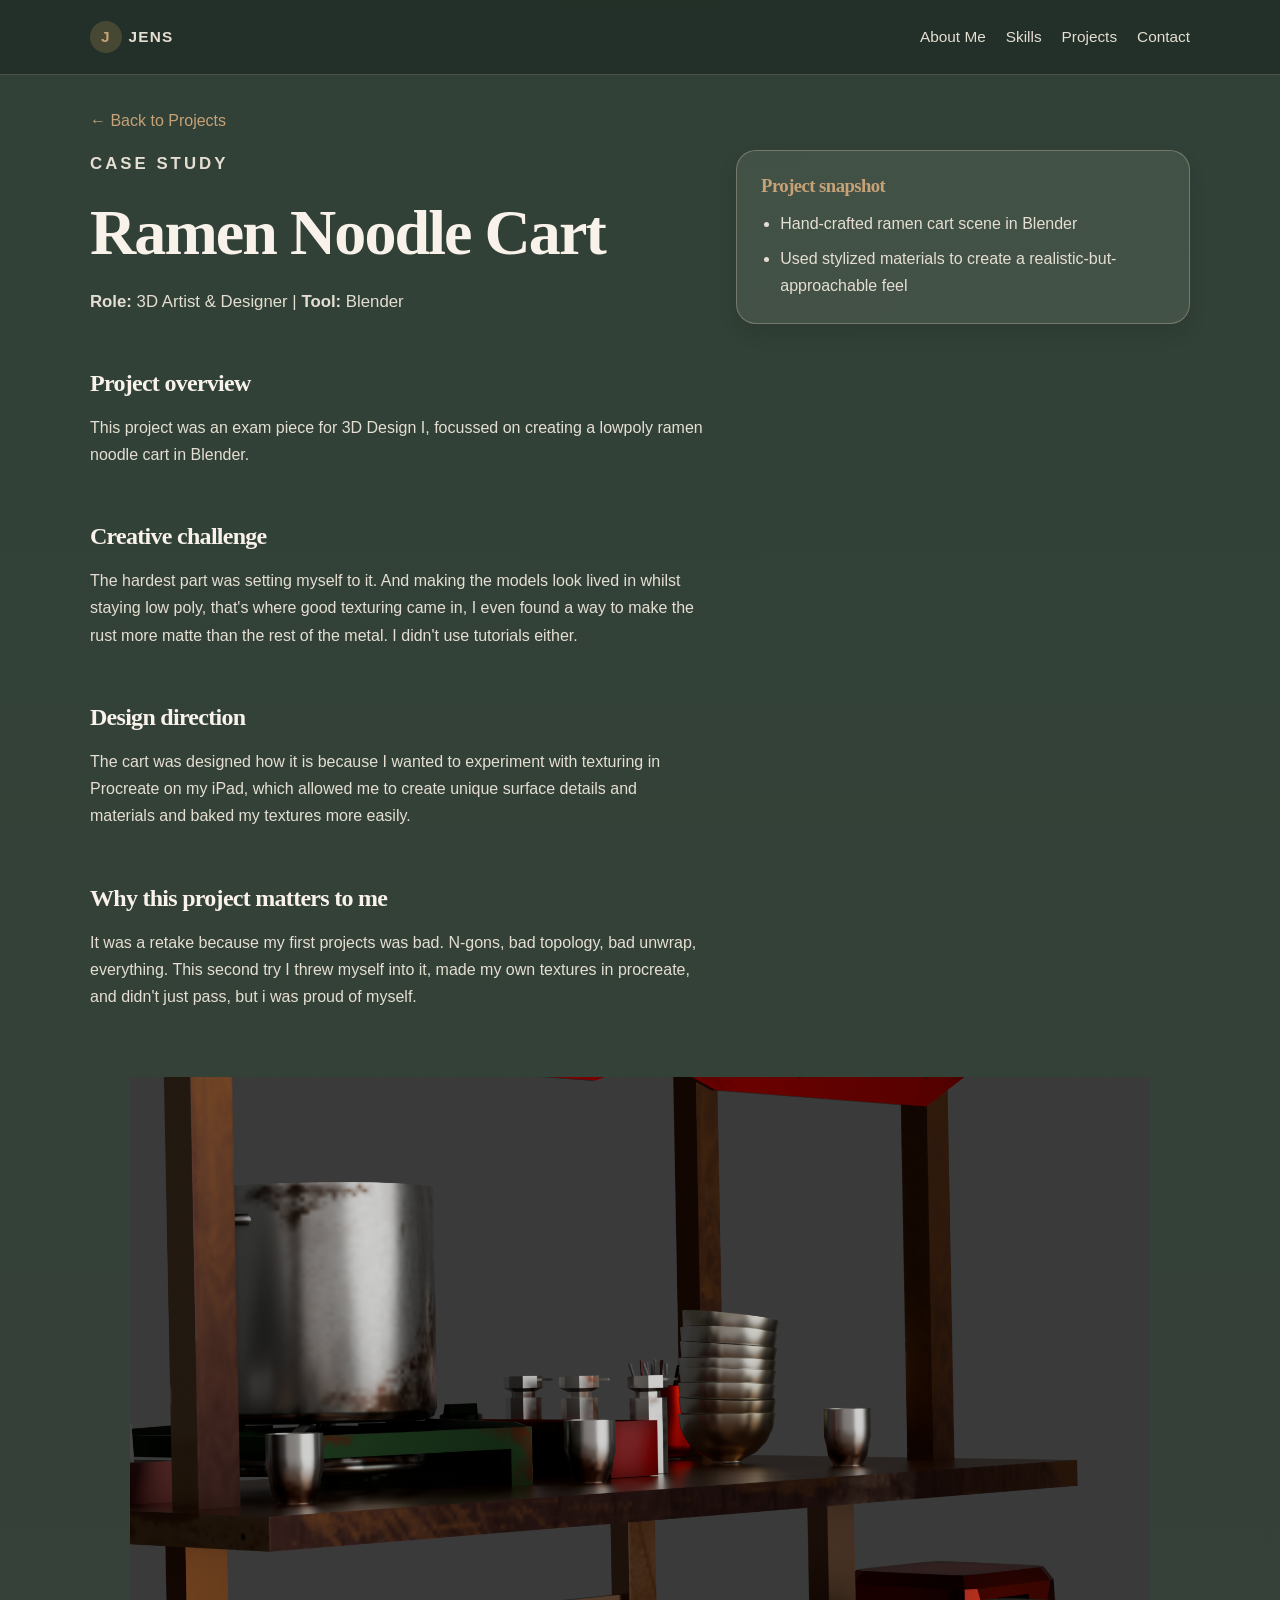
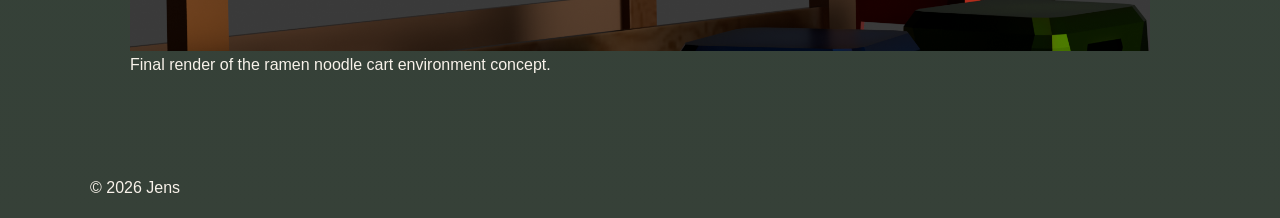
<file: pages/projects/project-blender.html>
<!DOCTYPE html>
<html lang="en">
<head>
    <meta charset="UTF-8">
    <meta name="viewport" content="width=device-width, initial-scale=1.0">
    <meta name="description" content="Case study for a Blender-based 3D environment design project.">
    <title>Project | 3D Environment Design</title>
    <link rel="stylesheet" href="../../assets/css/styles.css">
</head>
<body>
    <header class="site-header">
        <div class="container site-nav">
            <a href="../../index.html" class="brand"><span>J</span>Jens</a>
            <nav aria-label="Main navigation">
                <ul>
                    <li><a href="../../index.html">About Me</a></li>
                    <li><a href="../skills.html">Skills</a></li>
                    <li><a href="../projects.html">Projects</a></li>
                    <li><a href="../contact.html">Contact</a></li>
                </ul>
            </nav>
        </div>
    </header>

    <main class="container">
        <a class="back-link" href="../projects.html">&larr; Back to Projects</a>

        <div class="case-study">
            <article>
                <header class="page-header" style="padding-top: 0;">
                    <p class="eyebrow">Case study</p>
                    <h1>Ramen Noodle Cart</h1>
                    <p><strong>Role:</strong> 3D Artist & Designer | <strong>Tool:</strong> Blender</p>
                </header>

                <div class="content-block">
                    <h2>Project overview</h2>
                    <p>This project was an exam piece for 3D Design I, focussed on creating a lowpoly ramen noodle cart in Blender.</p>
                </div>

                 <div class="content-block">
                    <h2>Creative challenge</h2>
                    <p>The hardest part was setting myself to it. And making the models look lived in whilst staying low poly, that's where good texturing came in, I even found a way to make the rust more matte than the rest of the metal. I didn't use tutorials either.</p>
                </div>

                <div class="content-block">
                    <h2>Design direction</h2>
                    <p>The cart was designed how it is because I wanted to experiment with texturing in Procreate on my iPad, which allowed me to create unique surface details and materials and baked my textures more easily.</p>
                </div>

               

                <div class="content-block">
                    <h2>Why this project matters to me</h2>
                     <p>It was a retake because my first projects was bad. N-gons, bad topology, bad unwrap, everything. This second try I threw myself into it, made my own textures in procreate, and didn't just pass, but i was proud of myself. </p>
                </div>
            </article>

            <aside class="summary-card">
                <h3>Project snapshot</h3>
                <ul>
                    <li>Hand-crafted ramen cart scene in Blender</li>
                    <li>Used stylized materials to create a realistic-but-approachable feel</li>
                   
                </ul>
            </aside>
        </div>

        <figure style="margin-top: 2rem;">
            <img src="../../assets/images/projectBlender-render.png" alt="Rendered 3D ramen noodle cart scene in Blender">
            <figcaption>Final render of the ramen noodle cart environment concept.</figcaption>
        </figure>
    </main>

    <footer class="container">
        <p>&copy; 2026 Jens</p>
    </footer>
</body>
</html>
</file>
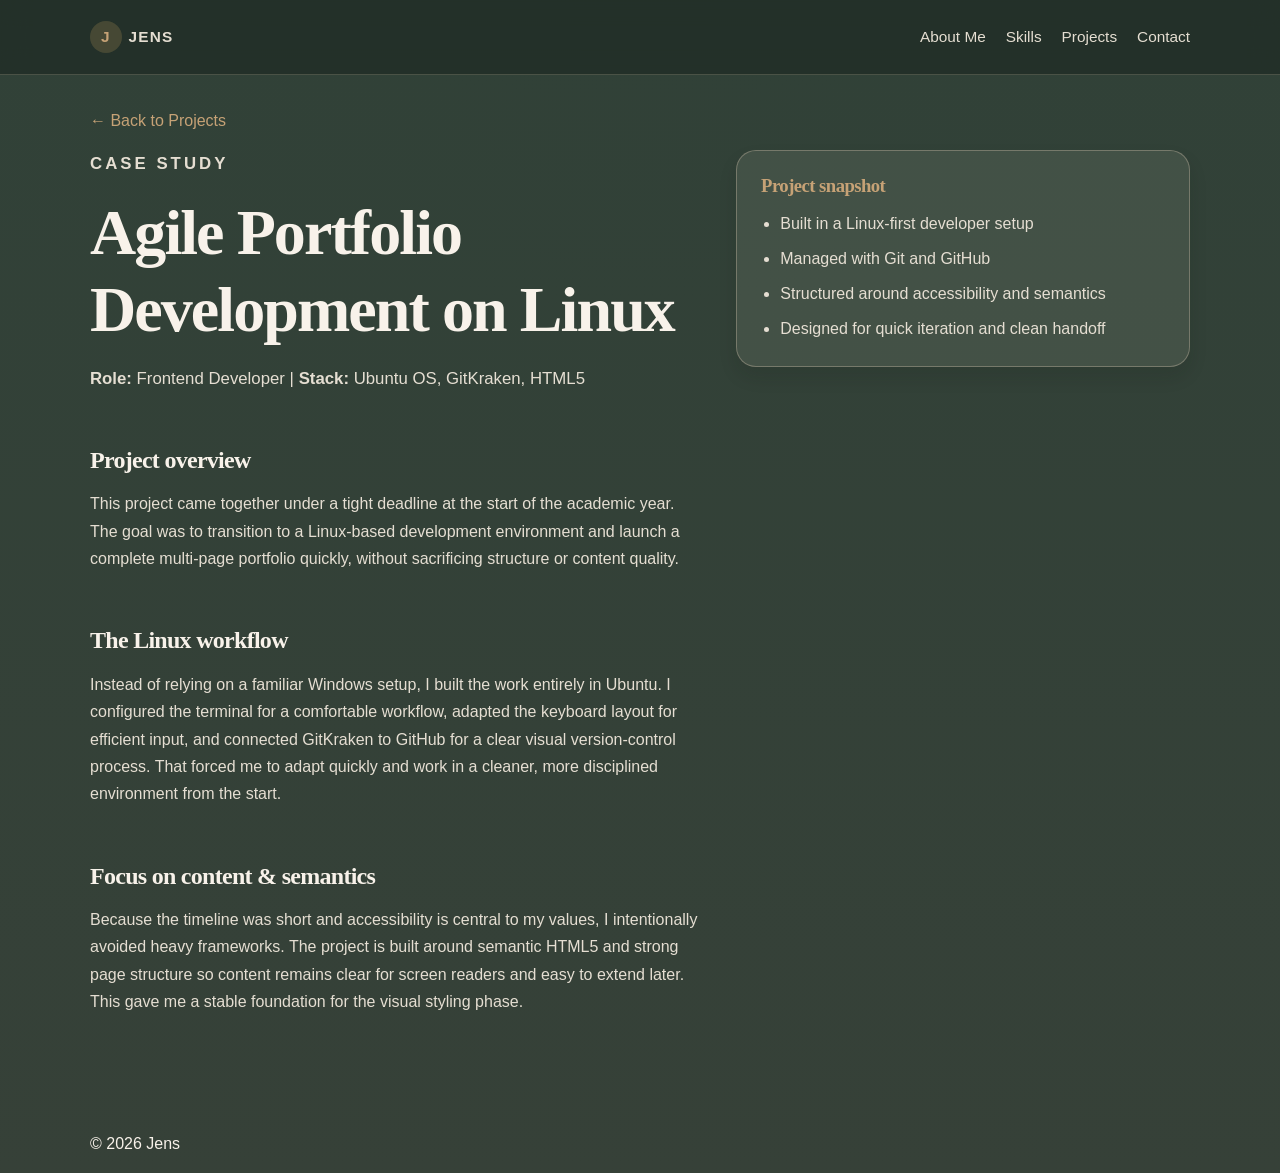
<file: pages/projects/project-portfolio.html>
<!DOCTYPE html>
<html lang="en">
<head>
    <meta charset="UTF-8">
    <meta name="viewport" content="width=device-width, initial-scale=1.0">
    <meta name="description" content="Case study for a Linux-based portfolio project built with semantic HTML and strong workflow discipline.">
    <title>Project | Agile Portfolio Development</title>
    <link rel="stylesheet" href="../../assets/css/styles.css">
</head>
<body>
    <header class="site-header">
        <div class="container site-nav">
            <a href="../../index.html" class="brand"><span>J</span>Jens</a>
            <nav aria-label="Main navigation">
                <ul>
                    <li><a href="../../index.html">About Me</a></li>
                    <li><a href="../skills.html">Skills</a></li>
                    <li><a href="../projects.html">Projects</a></li>
                    <li><a href="../contact.html">Contact</a></li>
                </ul>
            </nav>
        </div>
    </header>

    <main class="container">
        <a class="back-link" href="../projects.html">&larr; Back to Projects</a>

        <div class="case-study">
            <article>
                <header class="page-header" style="padding-top: 0;">
                    <p class="eyebrow">Case study</p>
                    <h1>Agile Portfolio Development on Linux</h1>
                    <p><strong>Role:</strong> Frontend Developer | <strong>Stack:</strong> Ubuntu OS, GitKraken, HTML5</p>
                </header>

                <div class="content-block">
                    <h2>Project overview</h2>
                    <p>This project came together under a tight deadline at the start of the academic year. The goal was to transition to a Linux-based development environment and launch a complete multi-page portfolio quickly, without sacrificing structure or content quality.</p>
                </div>

                <div class="content-block">
                    <h2>The Linux workflow</h2>
                    <p>Instead of relying on a familiar Windows setup, I built the work entirely in Ubuntu. I configured the terminal for a comfortable workflow, adapted the keyboard layout for efficient input, and connected GitKraken to GitHub for a clear visual version-control process. That forced me to adapt quickly and work in a cleaner, more disciplined environment from the start.</p>
                </div>

                <div class="content-block">
                    <h2>Focus on content & semantics</h2>
                    <p>Because the timeline was short and accessibility is central to my values, I intentionally avoided heavy frameworks. The project is built around semantic HTML5 and strong page structure so content remains clear for screen readers and easy to extend later. This gave me a stable foundation for the visual styling phase.</p>
                </div>
            </article>

            <aside class="summary-card">
                <h3>Project snapshot</h3>
                <ul>
                    <li>Built in a Linux-first developer setup</li>
                    <li>Managed with Git and GitHub</li>
                    <li>Structured around accessibility and semantics</li>
                    <li>Designed for quick iteration and clean handoff</li>
                </ul>
            </aside>
        </div>
    </main>

    <footer class="container">
        <p>&copy; 2026 Jens</p>
    </footer>
</body>
</html>
</file>
<file: assets/css/styles.css>
:root {
  --bg: #2a3b31;
  --bg-soft: #3a4d41;
  --panel: #f5ebdc;
  --panel-alt: #e8dcc0;
  --text: #f8f2ea;
  --muted: #e5ded2;
  --accent: #75896a;
  --accent-strong: #5d725d;
  --gold: #c6a276;
  --green: #8da07a;
  --border: rgba(255, 248, 240, 0.14);
  --shadow: 0 12px 24px rgba(22, 29, 23, 0.22);
}

* {
  box-sizing: border-box;
}

html {
  scroll-behavior: smooth;
}

body {
  margin: 0;
  font-family: "Segoe UI", Tahoma, Geneva, Verdana, sans-serif;
  background:
    linear-gradient(180deg, rgba(42, 59, 49, 0.97), rgba(50, 61, 52, 0.98)),
    radial-gradient(circle at top, rgba(198, 162, 118, 0.08), transparent 35%),
    repeating-linear-gradient(
      0deg,
      rgba(255, 255, 255, 0.02),
      rgba(255, 255, 255, 0.02) 1px,
      transparent 1px,
      transparent 4px
    );
  color: var(--text);
  line-height: 1.7;
}

a {
  color: inherit;
  text-decoration: none;
}

img {
  max-width: 100%;
  display: block;
}

.container {
  width: min(1100px, calc(100% - 2rem));
  margin: 0 auto;
}

.site-header {
  position: sticky;
  top: 0;
  z-index: 20;
  backdrop-filter: blur(12px);
  background: rgba(33, 46, 39, 0.82);
  border-bottom: 1px solid rgba(214, 199, 176, 0.22);
}

.site-nav {
  display: flex;
  align-items: center;
  justify-content: space-between;
  gap: 1rem;
  min-height: 74px;
}

.brand {
  font-size: 1.2rem;
  font-weight: 700;
  letter-spacing: 0.08em;
  text-transform: uppercase;
  color: var(--gold);
}

.brand span {
  display: inline-flex;
  align-items: center;
  justify-content: center;
  width: 2rem;
  height: 2rem;
  margin-right: 0.4rem;
  border-radius: 50%;
  background: rgba(229, 184, 105, 0.18);
  color: var(--gold);
}

.site-nav ul {
  display: flex;
  list-style: none;
  gap: 1.25rem;
  padding: 0;
  margin: 0;
}

.site-nav a {
  color: var(--muted);
  font-size: 0.96rem;
  transition: color 0.2s ease;
}

.site-nav a:hover,
.site-nav a:focus-visible,
.site-nav a[aria-current="page"] {
  color: var(--text);
}

main {
  padding: 2rem 0 4rem;
}

.hero {
  display: grid;
  grid-template-columns: 1.2fr 0.8fr;
  gap: 2rem;
  align-items: center;
  padding: 4rem 0 2rem;
}

.eyebrow {
  margin: 0 0 1rem;
  font-size: 0.8rem;
  letter-spacing: 0.18em;
  text-transform: uppercase;
  color: var(--gold);
  font-weight: 700;
}

h1, h2, h3 {
  line-height: 1.2;
  margin-top: 0;
  font-family: Georgia, "Times New Roman", serif;
  letter-spacing: -0.03em;
}

h1 {
  font-size: clamp(2.6rem, 5vw, 4.4rem);
  margin-bottom: 1rem;
}

.hero-copy p:not(.eyebrow) {
  font-size: 1.08rem;
  color: var(--muted);
  max-width: 60ch;
}

.cta-row {
  display: flex;
  flex-wrap: wrap;
  gap: 1rem;
  margin-top: 2rem;
}

.button {
  display: inline-flex;
  align-items: center;
  justify-content: center;
  min-height: 46px;
  padding: 0.8rem 1.4rem;
  border-radius: 18px;
  border: 1px solid transparent;
  font-weight: 600;
  transition: transform 0.2s ease, box-shadow 0.2s ease;
}

.button:hover,
.button:focus-visible {
  transform: translateY(-1px);
}

.button.primary {
  background: linear-gradient(135deg, var(--accent) 0%, var(--accent-strong) 100%);
  color: #f8f3ec;
  box-shadow: 0 10px 30px rgba(95, 114, 93, 0.25);
}

.button.secondary {
  border-color: rgba(255, 245, 232, 0.2);
  color: var(--text);
  background: rgba(245, 235, 220, 0.07);
}

.hero-card,
.card,
.project-card,
.summary-card,
.contact-panel {
  background: rgba(245, 235, 220, 0.09);
  border: 1px solid rgba(214, 199, 176, 0.35);
  border-radius: 20px;
  box-shadow: 0 10px 18px rgba(17, 24, 19, 0.12);
}

.hero-card {
  padding: 1.5rem;
}

.hero-card h2 {
  margin: 0 0 1rem;
  font-size: 1.1rem;
}

.hero-card ul {
  margin: 0;
  padding-left: 1.1rem;
  color: var(--muted);
}

.hero-card li + li {
  margin-top: 0.6rem;
}

.section {
  padding-top: 2rem;
}

.section-heading {
  margin-bottom: 1.5rem;
}

.section-heading h2 {
  font-size: clamp(2rem, 3vw, 2.8rem);
  margin-bottom: 0.5rem;
}

.section-heading p {
  color: var(--muted);
  margin: 0;
}

.grid-3 {
  display: grid;
  grid-template-columns: repeat(3, minmax(0, 1fr));
  gap: 1.25rem;
}

.card {
  padding: 1.5rem;
}

.card .icon {
  display: inline-flex;
  align-items: center;
  justify-content: center;
  width: 2.6rem;
  height: 2.6rem;
  margin-bottom: 1rem;
  border-radius: 12px;
  background: rgba(229, 184, 105, 0.12);
  color: var(--gold);
  font-weight: 700;
}

.card h3 {
  font-size: 1.25rem;
  margin-bottom: 0.75rem;
}

.card p {
  margin: 0;
  color: var(--muted);
}

.highlight-band {
  margin-top: 3rem;
  padding: 2rem;
  border-radius: 24px;
  border: 1px solid rgba(127, 200, 169, 0.3);
  background: linear-gradient(135deg, rgba(127, 200, 169, 0.12), rgba(229, 184, 105, 0.06));
}

.highlight-band h2 {
  margin-bottom: 0.75rem;
}

.page-header {
  padding: 3rem 0 1rem;
}

.page-header h1 {
  margin-bottom: 0.5rem;
}

.page-header p {
  color: var(--muted);
  font-size: 1.05rem;
}

.project-grid {
  display: grid;
  grid-template-columns: repeat(2, minmax(0, 1fr));
  gap: 1.5rem;
  margin-top: 2rem;
}

.project-card {
  overflow: hidden;
}

.project-card img {
  width: 100%;
  height: 220px;
  object-fit: cover;
  background: #2c4034;
}

.project-card .content {
  padding: 1.5rem;
}

.project-tag {
  display: inline-block;
  font-size: 0.76rem;
  text-transform: uppercase;
  letter-spacing: 0.12em;
  font-weight: 700;
  color: var(--gold);
}

.project-card h3 {
  margin: 0.75rem 0 0.6rem;
  font-size: 1.5rem;
}

.project-card p {
  color: var(--muted);
  margin: 0 0 1rem;
}

.project-card .meta {
  display: flex;
  justify-content: space-between;
  align-items: center;
  gap: 1rem;
  margin-top: 1.25rem;
  color: var(--muted);
}

.case-study {
  display: grid;
  grid-template-columns: 1.15fr 0.85fr;
  gap: 2rem;
  align-items: start;
}

.case-study figure {
  margin: 0;
  background: rgba(243, 234, 219, 0.08);
  border: 1px solid rgba(223, 231, 222, 0.18);
  border-radius: 24px;
  overflow: hidden;
  box-shadow: var(--shadow);
}

.case-study figure img {
  width: 100%;
  max-height: 640px;
  object-fit: cover;
}

.case-study figcaption {
  padding: 1rem 1.2rem;
  color: var(--muted);
  font-size: 0.92rem;
}

.summary-card {
  padding: 1.5rem;
}

.summary-card h3 {
  color: var(--gold);
  margin-bottom: 0.75rem;
}

.summary-card ul {
  margin: 0;
  padding-left: 1.2rem;
  color: var(--muted);
}

.summary-card li + li {
  margin-top: 0.5rem;
}

.content-block {
  padding: 1.2rem 0;
}

.content-block h2 {
  margin-bottom: 0.7rem;
}

.content-block p {
  color: var(--muted);
}

.skill-list {
  display: grid;
  grid-template-columns: repeat(2, minmax(0, 1fr));
  gap: 1.5rem;
  margin-top: 2rem;
}

.skill-list .card ul {
  margin: 0;
  padding-left: 1.2rem;
  color: var(--muted);
}

.skill-list .card li + li {
  margin-top: 0.55rem;
}

.contact-grid {
  display: grid;
  grid-template-columns: 1.1fr 0.9fr;
  gap: 1.5rem;
  margin-top: 2rem;
}

.contact-panel {
  padding: 1.7rem;
}

.contact-panel h2 {
  margin-bottom: 1rem;
}

.contact-list {
  list-style: none;
  padding: 0;
  margin: 0;
}

.contact-list li {
  padding: 0.8rem 0;
  border-bottom: 1px solid var(--border);
}

.contact-list li:last-child {
  border-bottom: 0;
}

.contact-list strong {
  display: inline-block;
  min-width: 110px;
  color: var(--text);
}

.contact-panel a {
  color: var(--gold);
}

.back-link {
  display: inline-block;
  margin-bottom: 1rem;
  color: var(--gold);
}

.drawing-gallery {
  margin-top: 2rem;
}

.drawing-gallery h2 {
  margin-bottom: 1.5rem;
  font-size: clamp(2rem, 3vw, 2.8rem);
}

.drawing-grid {
  display: grid;
  grid-template-columns: repeat(3, minmax(0, 1fr));
  gap: 1.25rem;
}

.drawing-card {
  margin: 0;
  overflow: hidden;
  border: 1px solid rgba(214, 199, 176, 0.35);
  border-radius: 18px;
  background: rgba(245, 235, 220, 0.08);
  box-shadow: 0 10px 18px rgba(17, 24, 19, 0.12);
}

.drawing-card img {
  display: block;
  width: 100%;
  aspect-ratio: 4 / 3;
  object-fit: cover;
  background: #263b30;
}

.drawing-card figcaption {
  padding: 0.85rem 1rem;
  color: var(--muted);
  font-size: 0.9rem;
}

.drawing-open {
  display: block;
  width: 100%;
  padding: 0;
  border: 0;
  background: transparent;
  color: inherit;
  text-align: left;
  cursor: zoom-in;
}

.drawing-open img {
  display: block;
  width: 100%;
  aspect-ratio: 4 / 3;
  object-fit: cover;
  background: #263b30;
  transition: transform 0.25s ease, filter 0.25s ease;
}

.drawing-open:hover img,
.drawing-open:focus-visible img {
  transform: scale(1.025);
  filter: brightness(1.06);
}

.drawing-open:focus-visible {
  outline: 3px solid var(--gold);
  outline-offset: -3px;
}

.drawing-dialog {
  width: min(1020px, calc(100% - 2rem));
  max-height: calc(100vh - 2rem);
  padding: 0;
  overflow: auto;
  border: 1px solid rgba(214, 199, 176, 0.35);
  border-radius: 24px;
  background: #263b30;
  color: var(--text);
  box-shadow: 0 24px 70px rgba(0, 0, 0, 0.5);
}

.drawing-dialog::backdrop {
  background: rgba(18, 27, 21, 0.88);
  backdrop-filter: blur(7px);
}

.dialog-close {
  position: sticky;
  top: 0.75rem;
  z-index: 2;
  float: right;
  display: grid;
  place-items: center;
  width: 2.8rem;
  height: 2.8rem;
  margin: 0.75rem 0.75rem -3.55rem 0;
  border: 1px solid rgba(255, 255, 255, 0.2);
  border-radius: 50%;
  background: rgba(38, 59, 48, 0.92);
  color: var(--text);
  font-size: 1.7rem;
  line-height: 1;
  cursor: pointer;
}

.dialog-close:hover,
.dialog-close:focus-visible {
  background: var(--accent);
}

.dialog-content {
  display: grid;
  grid-template-columns: minmax(0, 1.35fr) minmax(260px, 0.65fr);
  gap: 1.5rem;
  align-items: center;
  padding: 1.5rem;
}

.dialog-content > img {
  display: block;
  width: 100%;
  max-height: 72vh;
  object-fit: contain;
  border-radius: 16px;
  background: #1e3026;
}

.dialog-copy {
  padding-right: 0.5rem;
}

.dialog-copy h2 {
  margin-bottom: 0.75rem;
  font-size: 2rem;
}

.dialog-copy p:not(.eyebrow) {
  margin: 0;
  color: var(--muted);
}

@media (max-width: 980px) {
  .drawing-grid {
    grid-template-columns: repeat(2, minmax(0, 1fr));
  }

  .dialog-content {
    grid-template-columns: 1fr;
  }

  .dialog-copy {
    padding: 0 0.5rem 0.5rem;
  }
}

@media (max-width: 820px) {
  .hero,
  .case-study,
  .contact-grid,
  .project-grid,
  .grid-3,
  .skill-list {
    grid-template-columns: 1fr;
  }

  .site-nav {
    flex-direction: column;
    justify-content: center;
    padding: 1rem 0;
  }

  .site-nav ul {
    flex-wrap: wrap;
    justify-content: center;
  }

  .hero {
    padding-top: 2.5rem;
  }
}
</file>
<file: styles.css>
:root {
  --bg: #2a3b31;
  --bg-soft: #3a4d41;
  --panel: #f5ebdc;
  --panel-alt: #e8dcc0;
  --text: #f8f2ea;
  --muted: #e5ded2;
  --accent: #75896a;
  --accent-strong: #5d725d;
  --gold: #c6a276;
  --green: #8da07a;
  --border: rgba(255, 248, 240, 0.14);
  --shadow: 0 12px 24px rgba(22, 29, 23, 0.22);
}

* {
  box-sizing: border-box;
}

html {
  scroll-behavior: smooth;
}

body {
  margin: 0;
  font-family: "Segoe UI", Tahoma, Geneva, Verdana, sans-serif;
  background:
    linear-gradient(180deg, rgba(42, 59, 49, 0.97), rgba(50, 61, 52, 0.98)),
    radial-gradient(circle at top, rgba(198, 162, 118, 0.08), transparent 35%),
    repeating-linear-gradient(
      0deg,
      rgba(255, 255, 255, 0.02),
      rgba(255, 255, 255, 0.02) 1px,
      transparent 1px,
      transparent 4px
    );
  color: var(--text);
  line-height: 1.7;
}

a {
  color: inherit;
  text-decoration: none;
}

img {
  max-width: 100%;
  display: block;
}

.container {
  width: min(1100px, calc(100% - 2rem));
  margin: 0 auto;
}

.site-header {
  position: sticky;
  top: 0;
  z-index: 20;
  backdrop-filter: blur(12px);
  background: rgba(33, 46, 39, 0.82);
  border-bottom: 1px solid rgba(214, 199, 176, 0.22);
}

.site-nav {
  display: flex;
  align-items: center;
  justify-content: space-between;
  gap: 1rem;
  min-height: 74px;
}

.brand {
  font-size: 1.2rem;
  font-weight: 700;
  letter-spacing: 0.08em;
  text-transform: uppercase;
  color: var(--gold);
}

.brand span {
  display: inline-flex;
  align-items: center;
  justify-content: center;
  width: 2rem;
  height: 2rem;
  margin-right: 0.4rem;
  border-radius: 50%;
  background: rgba(229, 184, 105, 0.18);
  color: var(--gold);
}

.site-nav ul {
  display: flex;
  list-style: none;
  gap: 1.25rem;
  padding: 0;
  margin: 0;
}

.site-nav a {
  color: var(--muted);
  font-size: 0.96rem;
  transition: color 0.2s ease;
}

.site-nav a:hover,
.site-nav a:focus-visible,
.site-nav a[aria-current="page"] {
  color: var(--text);
}

main {
  padding: 2rem 0 4rem;
}

.hero {
  display: grid;
  grid-template-columns: 1.2fr 0.8fr;
  gap: 2rem;
  align-items: center;
  padding: 4rem 0 2rem;
}

.eyebrow {
  margin: 0 0 1rem;
  font-size: 0.8rem;
  letter-spacing: 0.18em;
  text-transform: uppercase;
  color: var(--gold);
  font-weight: 700;
}

h1, h2, h3 {
  line-height: 1.2;
  margin-top: 0;
  font-family: Georgia, "Times New Roman", serif;
  letter-spacing: -0.03em;
}

h1 {
  font-size: clamp(2.6rem, 5vw, 4.4rem);
  margin-bottom: 1rem;
}

.hero-copy p:not(.eyebrow) {
  font-size: 1.08rem;
  color: var(--muted);
  max-width: 60ch;
}

.cta-row {
  display: flex;
  flex-wrap: wrap;
  gap: 1rem;
  margin-top: 2rem;
}

.button {
  display: inline-flex;
  align-items: center;
  justify-content: center;
  min-height: 46px;
  padding: 0.8rem 1.4rem;
  border-radius: 18px;
  border: 1px solid transparent;
  font-weight: 600;
  transition: transform 0.2s ease, box-shadow 0.2s ease;
}

.button:hover,
.button:focus-visible {
  transform: translateY(-1px);
}

.button.primary {
  background: linear-gradient(135deg, var(--accent) 0%, var(--accent-strong) 100%);
  color: #f8f3ec;
  box-shadow: 0 10px 30px rgba(95, 114, 93, 0.25);
}

.button.secondary {
  border-color: rgba(255, 245, 232, 0.2);
  color: var(--text);
  background: rgba(245, 235, 220, 0.07);
}

.hero-card,
.card,
.project-card,
.summary-card,
.contact-panel {
  background: rgba(245, 235, 220, 0.09);
  border: 1px solid rgba(214, 199, 176, 0.35);
  border-radius: 20px;
  box-shadow: 0 10px 18px rgba(17, 24, 19, 0.12);
}

.hero-card {
  padding: 1.5rem;
}

.hero-card h2 {
  margin: 0 0 1rem;
  font-size: 1.1rem;
}

.hero-card ul {
  margin: 0;
  padding-left: 1.1rem;
  color: var(--muted);
}

.hero-card li + li {
  margin-top: 0.6rem;
}

.section {
  padding-top: 2rem;
}

.section-heading {
  margin-bottom: 1.5rem;
}

.section-heading h2 {
  font-size: clamp(2rem, 3vw, 2.8rem);
  margin-bottom: 0.5rem;
}

.section-heading p {
  color: var(--muted);
  margin: 0;
}

.grid-3 {
  display: grid;
  grid-template-columns: repeat(3, minmax(0, 1fr));
  gap: 1.25rem;
}

.card {
  padding: 1.5rem;
}

.card .icon {
  display: inline-flex;
  align-items: center;
  justify-content: center;
  width: 2.6rem;
  height: 2.6rem;
  margin-bottom: 1rem;
  border-radius: 12px;
  background: rgba(229, 184, 105, 0.12);
  color: var(--gold);
  font-weight: 700;
}

.card h3 {
  font-size: 1.25rem;
  margin-bottom: 0.75rem;
}

.card p {
  margin: 0;
  color: var(--muted);
}

.highlight-band {
  margin-top: 3rem;
  padding: 2rem;
  border-radius: 24px;
  border: 1px solid rgba(127, 200, 169, 0.3);
  background: linear-gradient(135deg, rgba(127, 200, 169, 0.12), rgba(229, 184, 105, 0.06));
}

.highlight-band h2 {
  margin-bottom: 0.75rem;
}

.page-header {
  padding: 3rem 0 1rem;
}

.page-header h1 {
  margin-bottom: 0.5rem;
}

.page-header p {
  color: var(--muted);
  font-size: 1.05rem;
}

.project-grid {
  display: grid;
  grid-template-columns: repeat(2, minmax(0, 1fr));
  gap: 1.5rem;
  margin-top: 2rem;
}

.project-card {
  overflow: hidden;
}

.project-card img {
  width: 100%;
  height: 220px;
  object-fit: cover;
  background: #2c4034;
}

.project-card .content {
  padding: 1.5rem;
}

.project-tag {
  display: inline-block;
  font-size: 0.76rem;
  text-transform: uppercase;
  letter-spacing: 0.12em;
  font-weight: 700;
  color: var(--gold);
}

.project-card h3 {
  margin: 0.75rem 0 0.6rem;
  font-size: 1.5rem;
}

.project-card p {
  color: var(--muted);
  margin: 0 0 1rem;
}

.project-card .meta {
  display: flex;
  justify-content: space-between;
  align-items: center;
  gap: 1rem;
  margin-top: 1.25rem;
  color: var(--muted);
}

.case-study {
  display: grid;
  grid-template-columns: 1.15fr 0.85fr;
  gap: 2rem;
  align-items: start;
}

.case-study figure {
  margin: 0;
  background: rgba(243, 234, 219, 0.08);
  border: 1px solid rgba(223, 231, 222, 0.18);
  border-radius: 24px;
  overflow: hidden;
  box-shadow: var(--shadow);
}

.case-study figure img {
  width: 100%;
  max-height: 640px;
  object-fit: cover;
}

.case-study figcaption {
  padding: 1rem 1.2rem;
  color: var(--muted);
  font-size: 0.92rem;
}

.summary-card {
  padding: 1.5rem;
}

.summary-card h3 {
  color: var(--gold);
  margin-bottom: 0.75rem;
}

.summary-card ul {
  margin: 0;
  padding-left: 1.2rem;
  color: var(--muted);
}

.summary-card li + li {
  margin-top: 0.5rem;
}

.content-block {
  padding: 1.2rem 0;
}

.content-block h2 {
  margin-bottom: 0.7rem;
}

.content-block p {
  color: var(--muted);
}

.skill-list {
  display: grid;
  grid-template-columns: repeat(2, minmax(0, 1fr));
  gap: 1.5rem;
  margin-top: 2rem;
}

.skill-list .card ul {
  margin: 0;
  padding-left: 1.2rem;
  color: var(--muted);
}

.skill-list .card li + li {
  margin-top: 0.55rem;
}

.contact-grid {
  display: grid;
  grid-template-columns: 1.1fr 0.9fr;
  gap: 1.5rem;
  margin-top: 2rem;
}

.contact-panel {
  padding: 1.7rem;
}

.contact-panel h2 {
  margin-bottom: 1rem;
}

.contact-list {
  list-style: none;
  padding: 0;
  margin: 0;
}

.contact-list li {
  padding: 0.8rem 0;
  border-bottom: 1px solid var(--border);
}

.contact-list li:last-child {
  border-bottom: 0;
}

.contact-list strong {
  display: inline-block;
  min-width: 110px;
  color: var(--text);
}

.contact-panel a {
  color: var(--gold);
}

.back-link {
  display: inline-block;
  margin-bottom: 1rem;
  color: var(--gold);
}

@media (max-width: 820px) {
  .hero,
  .case-study,
  .contact-grid,
  .project-grid,
  .grid-3,
  .skill-list {
    grid-template-columns: 1fr;
  }

  .site-nav {
    flex-direction: column;
    justify-content: center;
    padding: 1rem 0;
  }

  .site-nav ul {
    flex-wrap: wrap;
    justify-content: center;
  }

  .hero {
    padding-top: 2.5rem;
  }
}
</file>
